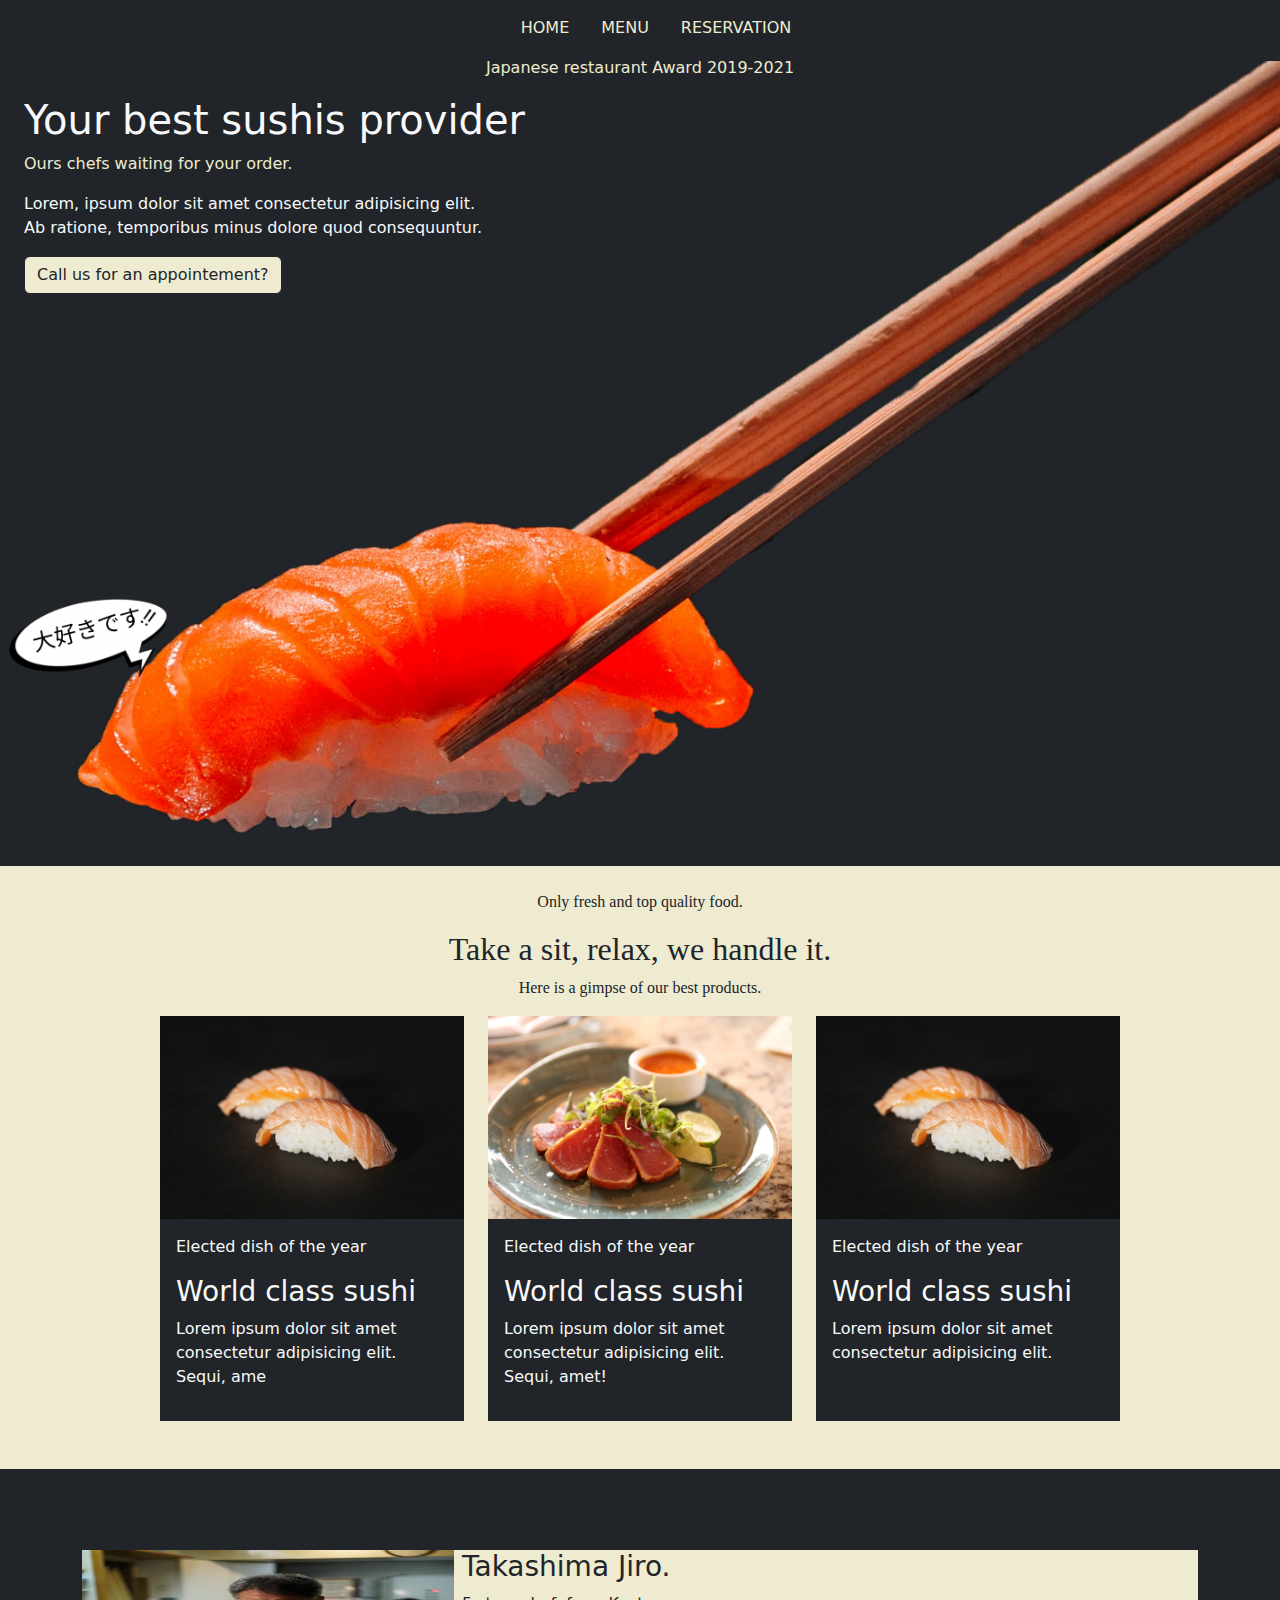
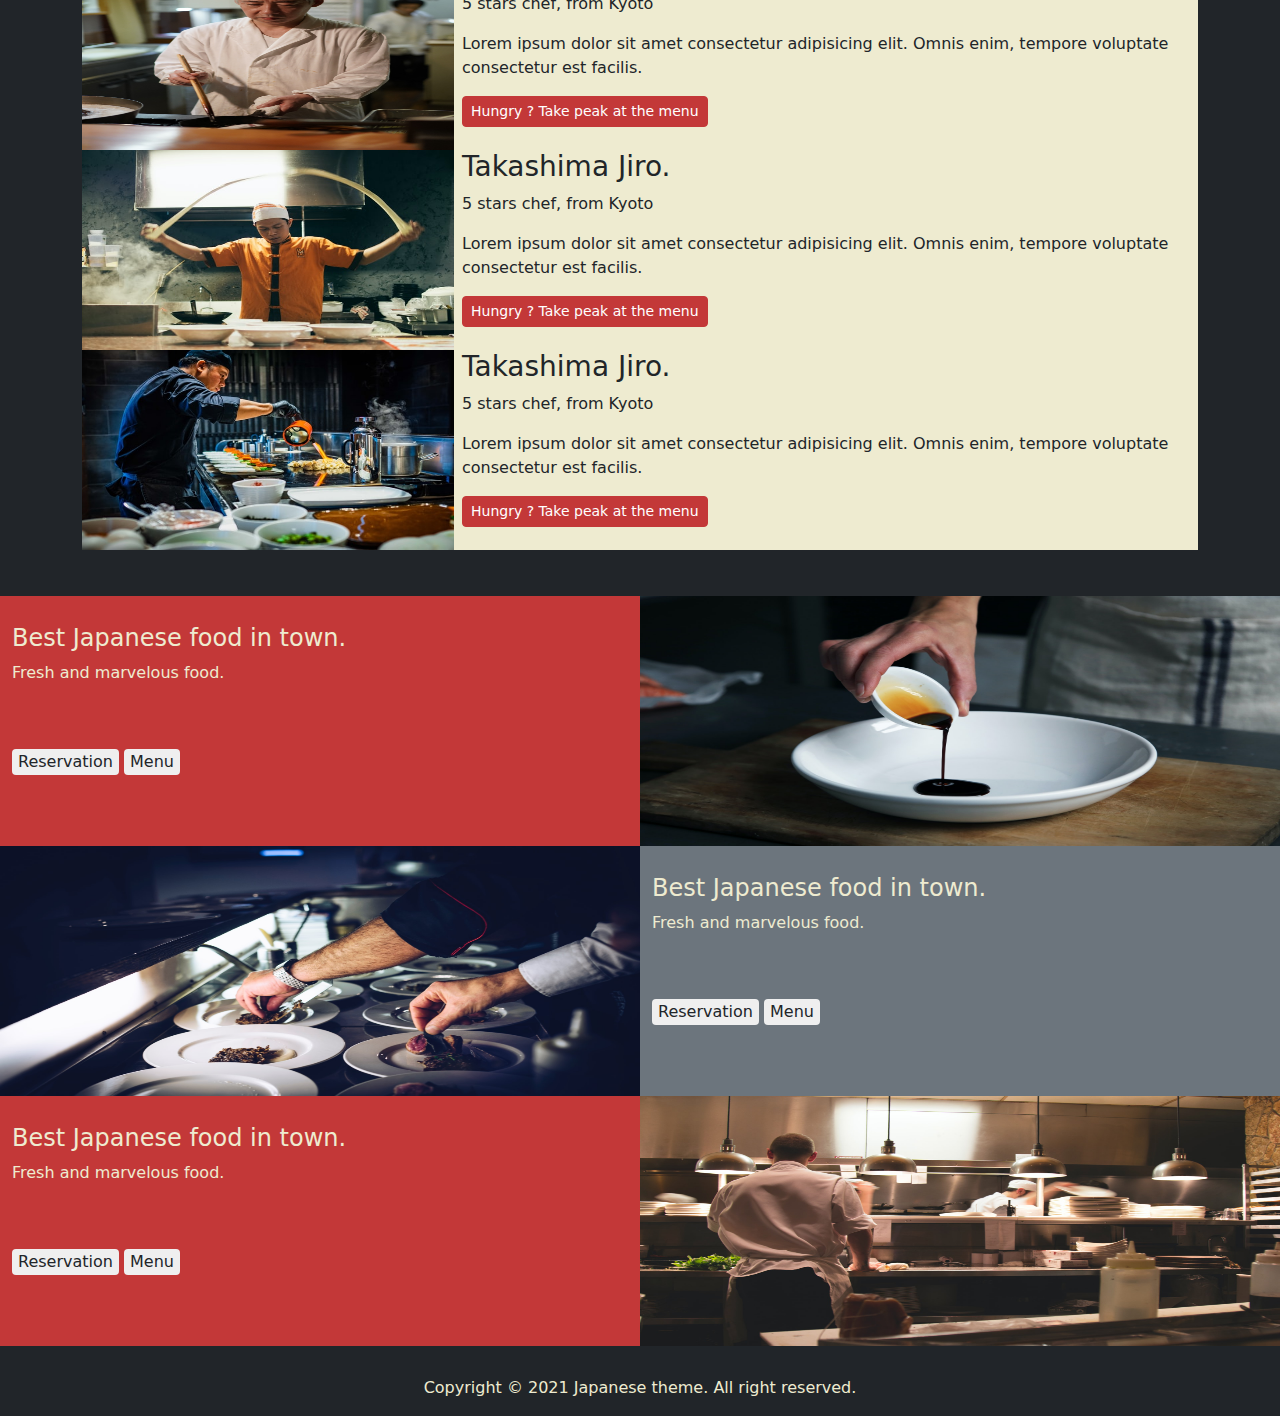
<file: index.html>
<!DOCTYPE html>
<html lang="en">

<head>
    <meta charset="UTF-8">
    <meta http-equiv="X-UA-Compatible" content="IE=edge">
    <meta name="viewport" content="width=device-width, initial-scale=1.0">
    <link rel="stylesheet" href="styles/cleaned/style1.css">
    
    <title>Document</title>
</head>

<body class="bg-sombre m-0">
    <div class="head position-relative w-100 h-100">
        <nav class="nav">
            <div class="navbar m-auto bg-sombre w-100 mt-0">
                <ul class="nav-item d-flex m-auto">
                    <li class="nav-link link-beige">
                    <a class="link-beige text-decoration-none" href="index.html">HOME</a></li>
                    <li class="nav-link link-beige"  ><a class="link-beige text-decoration-none" href="menu.html">MENU</a></li>
                    <li class="nav-link link-beige"><a class="link-beige text-decoration-none" href="reserve.html">RESERVATION</a> </li>
                </ul>
            </div>
        </nav>
        <div class="w-100 bg-sombre position-relative land custom-height-90vh">
            <div class="home">
                <p class="text-center text-beige">Japanese restaurant Award 2019-2021</p>
            </div>
            <div class="home-page ms-4">
                <h1 class="text-blanc">Your best sushis provider</h1>
                <p class="text-beige">Ours chefs waiting for your order.</p>
                <p class="text-blanc">Lorem, ipsum dolor sit amet consectetur adipisicing elit.<br> Ab ratione, temporibus
                    minus dolore quod consequuntur.</p>
                <button class="btn btn-beige text-sombre btn-outline-sombre">Call us for an appointement?</button>
            </div>

        </div>
    </div>
    <section class="sec1 bg-beige pb-5">
        <div class="sec1-txt pt-4">
            <p class="text-center font-nunito">Only fresh and top quality food.</p>
            <h2 class="text-center font-nunito">Take a sit, relax, we handle it.</h2>
            <p class="text-center font-nunito">Here is a gimpse of our best products.</p>
        </div>
        <div class="sec1_card d-grid w-75 m-auto">
            <div class="row">
                <div class="sec1-card1 card col-12 col-lg-4 col-md-4
                col-sm-12 border-0 bg-beige">
                    <img class="card-img-top rounded-0" src="/image/sushi-dish.jpg">
                    <div class="card-body bg-sombre">
                        <p class="text-blanc">Elected dish of the year</p>
                        <h3 class="text-blanc">World class sushi</h3>
                        <p class="text-blanc">Lorem ipsum dolor sit amet consectetur adipisicing elit. Sequi, ame</p>
                    </div>
                </div>
                <div class="sec1-card2 card col-12 col-lg-4 col-md-4 col-sm-12 border-0 bg-beige">
                    <img class="card-img-top rounded-0" src="/image/roasted-salmon.jpg">
                    <div class="card-body bg-sombre">
                        <p class="text-blanc">Elected dish of the year</p>
                        <h3 class="text-blanc">World class sushi</h3>
                        <p class="text-blanc">Lorem ipsum dolor sit amet consectetur adipisicing elit. Sequi, amet!</p>
                    </div>
                </div>
                <div class="sec1-card3 card col-12 col-lg-4 col-md-4 col-sm-12 border-0 bg-beige">
                    <img class="card-img-top rounded-0" src="/image/sushi-dish.jpg">
                    <div class="bg-sombre card-body">
                        <p class="text-blanc fs-6">Elected dish of the year</p>
                        <h3 class="text-blanc">World class sushi</h3>
                        <p class="text-blanc">Lorem ipsum dolor sit amet consectetur adipisicing elit.</p>
                    </div>
                </div>
    </section>
    <section class="sec3 bg-sombre m-auto">
        <div class="sec3-title">
            <h3>Our Dream Team</h3>
            <p>Only experts here.</p>
        </div>
        <div class="container">
            <div class="row g-0">

              <img class="col-12 col-lg-4 col-md-4 col-sm-12 custom-height-200" src="/image/chef-1.jpg">
    
              <div class="col-12 col-lg-8 col-md-8 col-sm-12 bg-beige ps-2">
                <h3>Takashima Jiro.</h3>
                <p>5 stars chef, from Kyoto</p>
                <p>Lorem ipsum dolor sit amet consectetur adipisicing elit. Omnis enim, tempore voluptate consectetur est facilis.</p>
                <button class="btn btn-rouge btn-sm mb-1" type="button">Hungry ? Take peak at the menu</button>
              </div>
            </div>
            <div class="row g-0">

                <img class="col-12 col-lg-4 col-md-4 col-sm-12  custom-height-200" src="/image/chef-2.jpg">
      
                <div class="col-12 col-lg-8 col-md-8 col-sm-12 bg-beige ps-2">
                  <h3>Takashima Jiro.</h3>
                  <p>5 stars chef, from Kyoto</p>
                  <p>Lorem ipsum dolor sit amet consectetur adipisicing elit. Omnis enim, tempore voluptate consectetur est facilis.</p>
                  <button class="btn btn-rouge btn-sm mb-1" type="button">Hungry ? Take peak at the menu</button>
                </div>
              </div>
              <div class="row g-0">

                <img class="col-12 col-lg-4 col-md-4 col-sm-12 custom-height-200" src="/image/chef-3.jpg">
      
                <div class="col-12 col-lg-8 col-md-8 col-sm-12 bg-beige ps-2">
                  <h3>Takashima Jiro.</h3>
                  <p>5 stars chef, from Kyoto</p>
                  <p>Lorem ipsum dolor sit amet consectetur adipisicing elit. Omnis enim, tempore voluptate consectetur est facilis.</p>
                  <button class="btn btn-rouge btn-sm mb-1" type="button">Hungry ? Take peak at the menu</button>
                </div>
              </div>
        </div>    
    </section>
    <section class="d-grid bg-sombre g-0 m-auto mt-3">
        <div class="container-fluid">
            <div class="d-grid">
                <div class="row">
                    <div class="col-12 col-lg-6 col-md-6 col-sm-12 text-beige bg-rouge custom-height-250">
                        <h4 class="mt-2">Best Japanese food in town.</h4>
                        <p>Fresh and marvelous food.</p>
                        <div class="mt-4">
                            <button class="btn-beige text-sombre border-0 rounded-1">Reservation</button>
                            <button class="btn-beige text-sombre border-0 rounded-1">Menu</button>
                        </div>
                    </div>
                    <img class="col-12 col-lg-6 col-md-6 col-sm-12 custom-height-250 p-0" src="/image/img-slider-1.jpg">
                
                </div>
                <div class="row flex-sm-column-reverse flex-lg-row flex-md-row flex-column-reverse">
                    <img class="col-12 col-lg-6 col-md-6  col-sm-12 custom-height-250 p-0" src="/image/img-slider-2.jpg">
                    <div class="col-12 col-lg-6 col-md-6 col-sm-12 text-beige bg-secondary custom-height-250">
                        <h4 class="mt-2">Best Japanese food in town.</h4>
                        <p>Fresh and marvelous food.</p>
                        <div class="mt-4">
                            <button class="btn-beige text-sombre border-0 rounded-1">Reservation</button>
                            <button class="btn-beige text-sombre border-0 rounded-1">Menu</button>
                        </div>
                    </div>
                    
                
                </div>
                <div class="row">
                    <div class="col-12 col-lg-6 col-md-6 col-sm-12 text-beige bg-rouge custom-height-250">
                        <h4 class="mt-2">Best Japanese food in town.</h4>
                        <p>Fresh and marvelous food.</p>
                        <div class="mt-4">
                            <button class="btn-beige text-sombre border-0 rounded-1">Reservation</button>
                            <button class="btn-beige text-sombre border-0 rounded-1">Menu</button>
                        </div>
                    </div>
                    <img class="col-12 col-lg-6 col-md-6 col-sm-12 custom-height-250 p-0" src="/image/img-slider-3.jpg">
                
                </div>
            </div>
        </div>
    </section>
    <footer><p class="text-beige text-center mt-3 mt-sm-0 mt-md-0">Copyright &copy 2021 Japanese theme. All right reserved.</p> </footer>
</body>

</html>
</file>
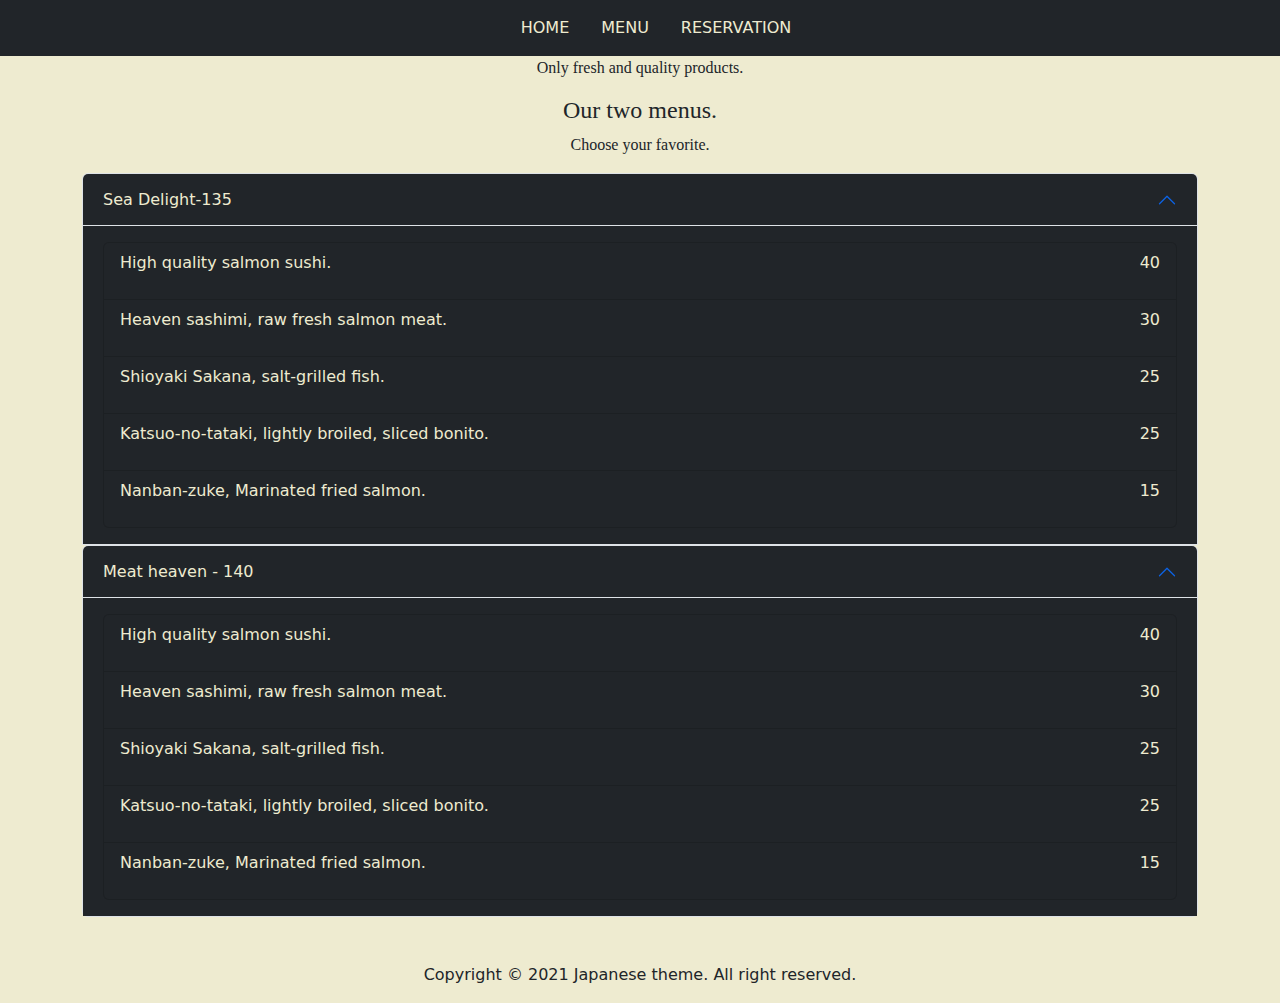
<file: menu.html>
<!DOCTYPE html>
<html lang="en">
<head>
    <meta charset="UTF-8">
    <meta http-equiv="X-UA-Compatible" content="IE=edge">
    <meta name="viewport" content="width=device-width, initial-scale=1.0">
    <link rel="stylesheet" href="styles/cleaned/style2.css">
    <title>Document</title>
</head>
<body class="w-100 bg-beige">
    <nav class="nav">
        <div class="navbar m-auto bg-sombre w-100 mt-0">
            <ul class="nav-item d-flex m-auto">
                <li class="nav-link link-beige "><a class="link-beige text-decoration-none" href="index.html
                "> HOME</a></li>
                <li class="nav-link link-beige"><a class="link-beige text-decoration-none" href="menu.html">MENU</a></li>
                <li class="nav-link link-beige"><a class="link-beige text-decoration-none" href="reserve.html">RESERVATION</a></li>
            </ul>
        </div>
    </nav>
    <div class="container bg-beige w-100">
        <div class="title text-center font-nunito w-100">
            <p>Only fresh and quality products.</p>
            <h4>Our two menus.</h4>
            <p>Choose your favorite.</p>
        </div>

      <div class="accordion" id="accordionExample">
          <div class="accordion-item">
            <h2 class="accordion-header" id="headingOne">
              <button class="accordion-button text-beige bg-sombre btn-beige link-beige" type="button" data-bs-toggle="collapse" data-bs-target="#collapseOne" aria-expanded="true" aria-controls="collapseOne">
                Sea Delight-135
              </button>
            </h2>
            <div id="collapseOne" class="accordion-collapse collapse show bg-sombre mt-0" aria-labelledby="headingOne" data-bs-parent="#accordionExample">
              <div class="accordion-body">
                  <ul class="list-group mt-0 w-100 bg-sombre" >
                      <li class="list-group-item bg-sombre text-beige d-flex justify-content-between"><p>High quality salmon sushi.</p><p class="">40</p></li>
                      <li class="list-group-item bg-sombre text-beige d-flex justify-content-between"><p>Heaven sashimi, raw fresh salmon meat.</p><p>30</p></li>
                      <li class="list-group-item bg-sombre text-beige d-flex justify-content-between"><p>Shioyaki Sakana, salt-grilled fish.</p><p>25</p></li>
                      <li class="list-group-item bg-sombre text-beige d-flex justify-content-between"><p>Katsuo-no-tataki, lightly broiled, sliced bonito.</p><p>25</p></li>
                      <li class="list-group-item bg-sombre text-beige d-flex justify-content-between"><p>Nanban-zuke, Marinated fried salmon.</p><p>15</p></>
                    </ul>
              </div>
            </div>
          </div>
          <div class="accordion" id="accordionExample">
              <div class="accordion-item">
                <h2 class="accordion-header" id="headingOne">
                  <button class="accordion-button text-beige bg-sombre" type="button" data-bs-toggle="collapse" data-bs-target="#collapsetwo" aria-expanded="true" aria-controls="collapsetwo">
                    Meat heaven - 140
                  </button>
                </h2>
                <div id="collapsetwo" class="accordion-collapse collapse show" aria-labelledby="headingOne" data-bs-parent="#accordionExample">
                  <div class="accordion-body bg-sombre">
                    <ul class="list-group mt-0 w-100 bg-sombre" >
                      <li class="list-group-item bg-sombre text-beige d-flex justify-content-between"><p>High quality salmon sushi.</p><p class="">40</p></li>
                      <li class="list-group-item bg-sombre text-beige d-flex justify-content-between"><p>Heaven sashimi, raw fresh salmon meat.</p><p>30</p></li>
                      <li class="list-group-item bg-sombre text-beige d-flex justify-content-between"><p>Shioyaki Sakana, salt-grilled fish.</p><p>25</p></li>
                      <li class="list-group-item bg-sombre text-beige d-flex justify-content-between"><p>Katsuo-no-tataki, lightly broiled, sliced bonito.</p><p>25</p></li>
                      <li class="list-group-item bg-sombre text-beige d-flex justify-content-between"><p>Nanban-zuke, Marinated fried salmon.</p><p>15</p>
                    </ul>
                  </div>
                </div>
              </div>
    <footer><p class="text-sombre text-center mt-3">Copyright &copy 2021 Japanese theme. All right reserved.</p> </footer>
    
<script src="js/bootstrap.bundle.js" ></script>
</body>

</html>
</file>
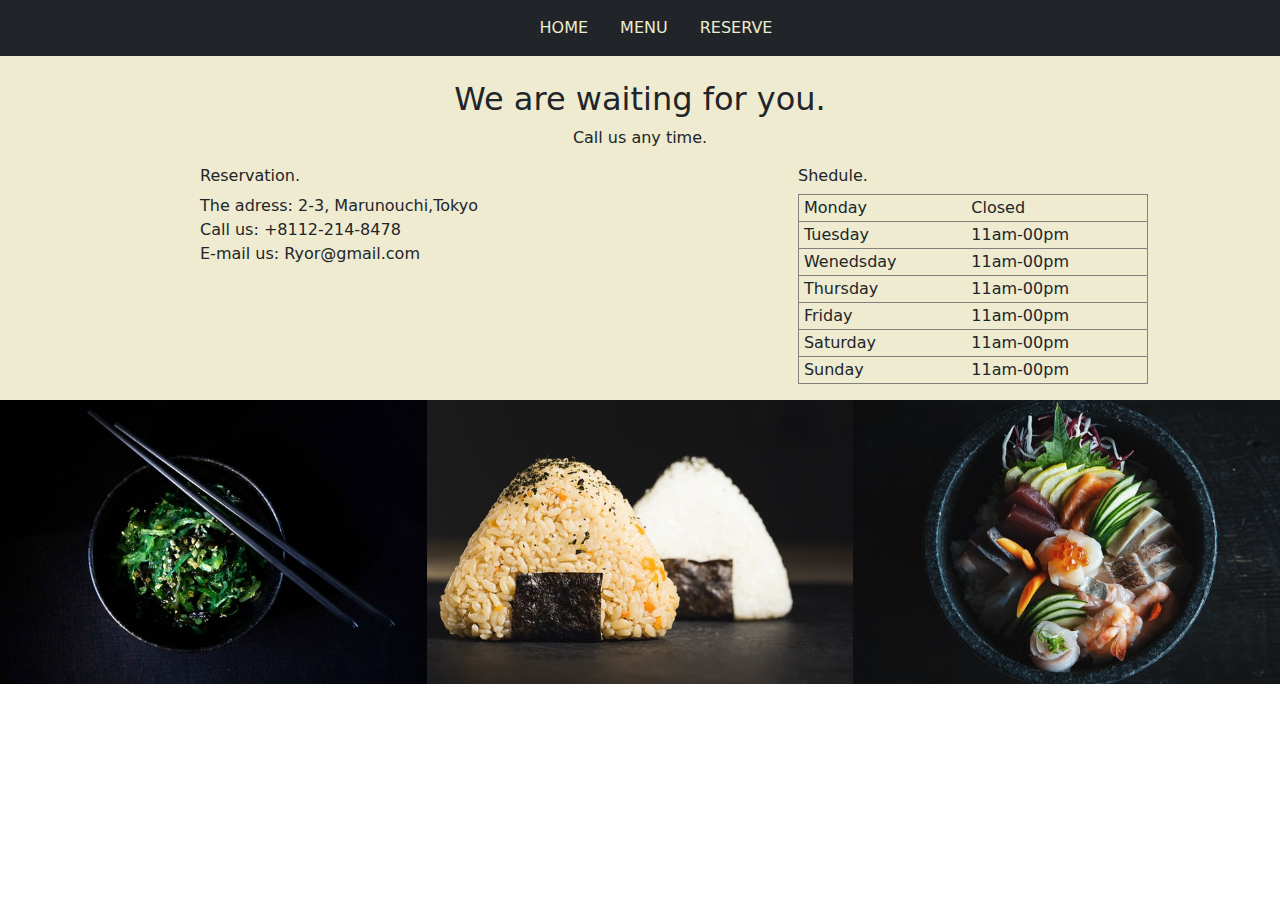
<file: reserve.html>
<!DOCTYPE html>
<html lang="en">
<head>
    <meta charset="UTF-8">
    <meta http-equiv="X-UA-Compatible" content="IE=edge">
    <meta name="viewport" content="width=device-width, initial-scale=1.0">
    <link rel="stylesheet" href="styles/cleaned/style3.css">
    <title>Document</title>

</head>
<body>
    <nav class="nav">
        <div class="navbar m-auto bg-sombre w-100 mt-0">
            <ul class="nav-item d-flex m-auto">
                <li class="nav-link link-beige "><a class="link-beige text-decoration-none" href="index.html
                ">HOME</a></li>
                <li class="nav-link link-beige"><a class="link-beige text-decoration-none" href="menu.html
                  ">MENU</a></li>
                <li class="nav-link link-beige"><a class="link-beige text-decoration-none" href="reserve.html
                  ">RESERVE</a></li>
            </ul>
        </div>
    </nav>
    <div class="bg-beige w-100 position-relative m-auto">
        <div class="w-100 text-center pt-4">
            <h2 class="text-ce
            ">We are waiting for you.</h2>
            <p class="text-ce
            ">Call us any time.</p>
        </div>
        <div class="d-flex ml-10">
            <div>
                <h6>Reservation.</h6>
                <p>The adress: 2-3, Marunouchi,Tokyo<br>
                Call us: +8112-214-8478<br>
                E-mail us: Ryor@gmail.com</p>
            </div>
            <div class="ml-16">
                <h6 class="">Shedule.</h6>
                <div class="table table-bordered">
                    <table class="mt-2 custom-width-350">
                        <tbody class="table-bordered">
                            <tr>
                              <th scope="row"></th>
                              <td class="">Monday</td>
                              <td>Closed</td>
                            </tr>
                            <tr>
                                <th scope="row"></th>
                                <td>Tuesday</td>
                                <td>11am-00pm</td>
                              </tr>
                              <tr>
                                <th scope="row"></th>
                                <td>Wenedsday</td>
                                <td>11am-00pm</td>
                              </tr>
                              <tr>
                                <th scope="row"></th>
                                <td>Thursday</td>
                                <td>11am-00pm</td>
                              </tr>
                              <tr>
                                <th scope="row"></th>
                                <td>Friday</td>
                                <td>11am-00pm</td>
                              </tr>
                              <tr>
                                <th scope="row"></th>
                                <td>Saturday
                                </td>
                                <td>11am-00pm</td>
                              </tr>
                              <tr>
                                <th scope="row"></th>
                                <td>Sunday</td>
                                <td>11am-00pm</td>
                              </tr>
                    </table>
                </div>
            </div>
        </div>
    </div>
    <div class="d-grid bg-sombre">
      <div class="row g-0">
          <img class="col col-4" src="/image/reservation-1.jpg">
          <img class="col col-4" src="/image/reservation-2.jpg">
          <img class="col col-4" src="/image/reservation-3.jpg">
      </div>
    </div>
</body>
</html>
</file>
<file: styles/cleaned/style1.css>
@charset "UTF-8";
:root {
  --bs-blue: #0d6efd;
  --bs-indigo: #6610f2;
  --bs-purple: #6f42c1;
  --bs-pink: #d63384;
  --bs-red: rgb(195, 56, 56);
  --bs-orange: #fd7e14;
  --bs-yellow: #ffc107;
  --bs-green: #198754;
  --bs-teal: #20c997;
  --bs-cyan: #0dcaf0;
  --bs-black: #000;
  --bs-white: #fff;
  --bs-gray: #6c757d;
  --bs-gray-dark: #343a40;
  --bs-gray-100: #f8f9fa;
  --bs-gray-200: #e9ecef;
  --bs-gray-300: #dee2e6;
  --bs-gray-400: #ced4da;
  --bs-gray-500: #adb5bd;
  --bs-gray-600: #6c757d;
  --bs-gray-700: #495057;
  --bs-gray-800: #343a40;
  --bs-gray-900: #212529;
  --bs-primary: #0d6efd;
  --bs-secondary: #6c757d;
  --bs-success: #198754;
  --bs-info: #0dcaf0;
  --bs-warning: #ffc107;
  --bs-danger: rgb(195, 56, 56);
  --bs-light: #f8f9fa;
  --bs-dark: #212529;
  --bs-primary-rgb: 13, 110, 253;
  --bs-secondary-rgb: 108, 117, 125;
  --bs-success-rgb: 25, 135, 84;
  --bs-info-rgb: 13, 202, 240;
  --bs-warning-rgb: 255, 193, 7;
  --bs-danger-rgb: 195, 56, 56;
  --bs-light-rgb: 248, 249, 250;
  --bs-dark-rgb: 33, 37, 41;
  --bs-white-rgb: 255, 255, 255;
  --bs-black-rgb: 0, 0, 0;
  --bs-body-color-rgb: 33, 37, 41;
  --bs-body-bg-rgb: 255, 255, 255;
  --bs-font-sans-serif: system-ui, -apple-system, "Segoe UI", Roboto, "Helvetica Neue", "Noto Sans", "Liberation Sans", Arial, sans-serif, "Apple Color Emoji", "Segoe UI Emoji", "Segoe UI Symbol", "Noto Color Emoji";
  --bs-font-monospace: SFMono-Regular, Menlo, Monaco, Consolas, "Liberation Mono", "Courier New", monospace;
  --bs-gradient: linear-gradient(180deg, rgba(255, 255, 255, 0.15), rgba(255, 255, 255, 0));
  --bs-body-font-family: var(--bs-font-sans-serif);
  --bs-body-font-size: 1rem;
  --bs-body-font-weight: 400;
  --bs-body-line-height: 1.5;
  --bs-body-color: #212529;
  --bs-body-bg: #fff;
  --bs-border-width: 1px;
  --bs-border-style: solid;
  --bs-border-color: #dee2e6;
  --bs-border-color-translucent: rgba(0, 0, 0, 0.175);
  --bs-border-radius: 0.375rem;
  --bs-border-radius-sm: 0.25rem;
  --bs-border-radius-lg: 0.5rem;
  --bs-border-radius-xl: 1rem;
  --bs-border-radius-2xl: 2rem;
  --bs-border-radius-pill: 50rem;
  --bs-link-color: #0d6efd;
  --bs-link-hover-color: #0a58ca;
  --bs-code-color: #d63384;
  --bs-highlight-bg: #fff3cd;
}

*,
*::before,
*::after {
  box-sizing: border-box;
}

@media (prefers-reduced-motion: no-preference) {
  :root {
    scroll-behavior: smooth;
  }
}

body {
  margin: 0;
  font-family: var(--bs-body-font-family);
  font-size: var(--bs-body-font-size);
  font-weight: var(--bs-body-font-weight);
  line-height: var(--bs-body-line-height);
  color: var(--bs-body-color);
  text-align: var(--bs-body-text-align);
  background-color: var(--bs-body-bg);
  -webkit-text-size-adjust: 100%;
  -webkit-tap-highlight-color: rgba(0, 0, 0, 0);
}

 h4, .h4, h3, .h3, h2, .h2, h1, .h1 {
  margin-top: 0;
  margin-bottom: 0.5rem;
  font-weight: 500;
  line-height: 1.2;
}

h1, .h1 {
  font-size: calc(1.375rem + 1.5vw);
}
@media (min-width: 1200px) {
  h1, .h1 {
    font-size: 2.5rem;
  }
}

h2, .h2 {
  font-size: calc(1.325rem + 0.9vw);
}
@media (min-width: 1200px) {
  h2, .h2 {
    font-size: 2rem;
  }
}

h3, .h3 {
  font-size: calc(1.3rem + 0.6vw);
}
@media (min-width: 1200px) {
  h3, .h3 {
    font-size: 1.75rem;
  }
}

h4, .h4 {
  font-size: calc(1.275rem + 0.3vw);
}
@media (min-width: 1200px) {
  h4, .h4 {
    font-size: 1.5rem;
  }
}

p {
  margin-top: 0;
  margin-bottom: 1rem;
}


ul {
  padding-left: 2rem;
}


ul {
  margin-top: 0;
  margin-bottom: 1rem;
}


ul ul {
  margin-bottom: 0;
}

a {
  color: var(--bs-link-color);
  text-decoration: underline;
}
a:hover {
  color: var(--bs-link-hover-color);
}

a:not([href]):not([class]), a:not([href]):not([class]):hover {
  color: inherit;
  text-decoration: none;
}

img {
  vertical-align: middle;
}

button {
  border-radius: 0;
}

button:focus:not(:focus-visible) {
  outline: 0;
}


button {
  margin: 0;
  font-family: inherit;
  font-size: inherit;
  line-height: inherit;
}

button {
  text-transform: none;
}

button,
[type=button] {
  -webkit-appearance: button;
}
button:not(:disabled),
[type=button]:not(:disabled) {
  cursor: pointer;
}

::-moz-focus-inner {
  padding: 0;
  border-style: none;
}

::-webkit-datetime-edit-fields-wrapper,
::-webkit-datetime-edit-text,
::-webkit-datetime-edit-minute,
::-webkit-datetime-edit-hour-field,
::-webkit-datetime-edit-day-field,
::-webkit-datetime-edit-month-field,
::-webkit-datetime-edit-year-field {
  padding: 0;
}

::-webkit-inner-spin-button {
  height: auto;
}

/* rtl:raw:
[type="tel"],
[type="url"],
[type="email"],
[type="number"] {
  direction: ltr;
}
*/
::-webkit-search-decoration {
  -webkit-appearance: none;
}

::-webkit-color-swatch-wrapper {
  padding: 0;
}

::file-selector-button {
  font: inherit;
  -webkit-appearance: button;
}

.container,
.container-fluid {
  --bs-gutter-x: 1.5rem;
  --bs-gutter-y: 0;
  width: 100%;
  padding-right: calc(var(--bs-gutter-x) * 0.5);
  padding-left: calc(var(--bs-gutter-x) * 0.5);
  margin-right: auto;
  margin-left: auto;
}

@media (min-width: 576px) {
   .container {
    max-width: 540px;
  }
}
@media (min-width: 768px) {
   .container {
    max-width: 720px;
  }
}
@media (min-width: 992px) {
   .container {
    max-width: 960px;
  }
}
@media (min-width: 1200px) {
   .container {
    max-width: 1140px;
  }
}
@media (min-width: 1400px) {
   .container {
    max-width: 1320px;
  }
}
.row {
  --bs-gutter-x: 1.5rem;
  --bs-gutter-y: 0;
  display: flex;
  flex-wrap: wrap;
  margin-top: calc(-1 * var(--bs-gutter-y));
  margin-right: calc(-0.5 * var(--bs-gutter-x));
  margin-left: calc(-0.5 * var(--bs-gutter-x));
}
.row > * {
  flex-shrink: 0;
  width: 100%;
  max-width: 100%;
  padding-right: calc(var(--bs-gutter-x) * 0.5);
  padding-left: calc(var(--bs-gutter-x) * 0.5);
  margin-top: var(--bs-gutter-y);
}

.col-12 {
  flex: 0 0 auto;
  width: 100%;
}

.g-0 {
  --bs-gutter-x: 0;
}

.g-0 {
  --bs-gutter-y: 0;
}

@media (min-width: 576px) {
  .col-sm-12 {
    flex: 0 0 auto;
    width: 100%;
  }
}
@media (min-width: 768px) {
  .col-md-4 {
    flex: 0 0 auto;
    width: 33.33333333%;
  }
  .col-md-6 {
    flex: 0 0 auto;
    width: 50%;
  }
  .col-md-8 {
    flex: 0 0 auto;
    width: 66.66666667%;
  }
}
@media (min-width: 992px) {
  .col-lg-4 {
    flex: 0 0 auto;
    width: 33.33333333%;
  }
  .col-lg-6 {
    flex: 0 0 auto;
    width: 50%;
  }
  .col-lg-8 {
    flex: 0 0 auto;
    width: 66.66666667%;
  }
}

.d-grid {
  display: grid !important;
}

.d-flex {
  display: flex !important;
}

.position-relative {
  position: relative !important;
}

.border-0 {
  border: 0 !important;
}

.w-75 {
  width: 75% !important;
}

.w-100 {
  width: 100% !important;
}

.h-100 {
  height: 100% !important;
}

.flex-column-reverse {
  flex-direction: column-reverse !important;
}

.m-0 {
  margin: 0 !important;
}

.m-auto {
  margin: auto !important;
}

.mt-0 {
  margin-top: 0 !important;
}

.mt-2 {
  margin-top: 0.5rem !important;
}

.mt-3 {
  margin-top: 1rem !important;
}

.mt-4 {
  margin-top: 1.5rem !important;
}

.mb-1 {
  margin-bottom: 0.25rem !important;
}

.ms-4 {
  margin-left: 1.5rem !important;
}

.p-0 {
  padding: 0 !important;
}

.pt-4 {
  padding-top: 1.5rem !important;
}

.pb-5 {
  padding-bottom: 3rem !important;
}

.ps-2 {
  padding-left: 0.5rem !important;
}

.fs-6 {
  font-size: 1rem !important;
}

.text-center {
  text-align: center !important;
}

.text-decoration-none {
  text-decoration: none !important;
}

/* rtl:begin:remove */

/* rtl:end:remove */

.bg-secondary {
  --bs-bg-opacity: 1;
  background-color: rgba(var(--bs-secondary-rgb), var(--bs-bg-opacity)) !important;
}

.rounded-0 {
  border-radius: 0 !important;
}

.rounded-1 {
  border-radius: var(--bs-border-radius-sm) !important;
}

@media (min-width: 576px) {
  .flex-sm-column-reverse {
    flex-direction: column-reverse !important;
  }
  .mt-sm-0 {
    margin-top: 0 !important;
  }
}
@media (min-width: 768px) {
  .flex-md-row {
    flex-direction: row !important;
  }
  .mt-md-0 {
    margin-top: 0 !important;
  }
}
@media (min-width: 992px) {
  .flex-lg-row {
    flex-direction: row !important;
  }
}
.bg-sombre {
  background-color: rgb(33, 37, 41) !important;
}

.text-sombre {
  color: rgb(33, 37, 41) !important;
}

.text-blanc {
  color: rgb(248, 249, 250) !important;
}

.bg-beige {
  background-color: rgb(238, 235, 208) !important;
}

.text-beige {
  color: rgb(238, 235, 208) !important;
}

.bg-rouge {
  background-color: rgb(195, 56, 56) !important;
}

.mt-2 {
  margin-top: 20px;
}

.mt-3 {
  margin-top: 30px;
}

.mt-4 {
  margin-top: 40px;
}

.mb-1 {
  margin-bottom: 10px;
}

.mt-2 {
  padding-top: 20px;
}

.mt-3 {
  padding-top: 30px;
}

.mt-4 {
  padding-top: 40px;
}

.mb-1 {
  padding-bottom: 10px;
}

/*!
 * Bootstrap  v5.2.3 (https://getbootstrap.com/)
 * Copyright 2011-2022 The Bootstrap Authors
 * Copyright 2011-2022 Twitter, Inc.
 * Licensed under MIT (https://github.com/twbs/bootstrap/blob/main/LICENSE)
 */
:root {
  --bs-blue: #0d6efd;
  --bs-indigo: #6610f2;
  --bs-purple: #6f42c1;
  --bs-pink: #d63384;
  --bs-red: rgb(195, 56, 56);
  --bs-orange: #fd7e14;
  --bs-yellow: #ffc107;
  --bs-green: #198754;
  --bs-teal: #20c997;
  --bs-cyan: #0dcaf0;
  --bs-black: #000;
  --bs-white: #fff;
  --bs-gray: #6c757d;
  --bs-gray-dark: #343a40;
  --bs-gray-100: #f8f9fa;
  --bs-gray-200: #e9ecef;
  --bs-gray-300: #dee2e6;
  --bs-gray-400: #ced4da;
  --bs-gray-500: #adb5bd;
  --bs-gray-600: #6c757d;
  --bs-gray-700: #495057;
  --bs-gray-800: #343a40;
  --bs-gray-900: #212529;
  --bs-sombre: rgb(33, 37, 41);
  --bs-blanc: rgb(248, 249, 250);
  --bs-beige: rgb(238, 235, 208);
  --bs-creme: rgb(116, 98, 67);
  --bs-gris: rgb(61, 58, 75);
  --bs-rouge: rgb(195, 56, 56);
  --bs-primary: #0d6efd;
  --bs-secondary: #6c757d;
  --bs-success: #198754;
  --bs-info: #0dcaf0;
  --bs-warning: #ffc107;
  --bs-danger: rgb(195, 56, 56);
  --bs-light: #f8f9fa;
  --bs-dark: #212529;
  --bs-primary-rgb: 13, 110, 253;
  --bs-secondary-rgb: 108, 117, 125;
  --bs-success-rgb: 25, 135, 84;
  --bs-info-rgb: 13, 202, 240;
  --bs-warning-rgb: 255, 193, 7;
  --bs-danger-rgb: 195, 56, 56;
  --bs-light-rgb: 248, 249, 250;
  --bs-dark-rgb: 33, 37, 41;
  --bs-white-rgb: 255, 255, 255;
  --bs-black-rgb: 0, 0, 0;
  --bs-body-color-rgb: 33, 37, 41;
  --bs-body-bg-rgb: 255, 255, 255;
  --bs-font-sans-serif: system-ui, -apple-system, "Segoe UI", Roboto, "Helvetica Neue", "Noto Sans", "Liberation Sans", Arial, sans-serif, "Apple Color Emoji", "Segoe UI Emoji", "Segoe UI Symbol", "Noto Color Emoji";
  --bs-font-monospace: SFMono-Regular, Menlo, Monaco, Consolas, "Liberation Mono", "Courier New", monospace;
  --bs-gradient: linear-gradient(180deg, rgba(255, 255, 255, 0.15), rgba(255, 255, 255, 0));
  --bs-body-font-family: var(--bs-font-sans-serif);
  --bs-body-font-size: 1rem;
  --bs-body-font-weight: 400;
  --bs-body-line-height: 1.5;
  --bs-body-color: #212529;
  --bs-body-bg: #fff;
  --bs-border-width: 1px;
  --bs-border-style: solid;
  --bs-border-color: #dee2e6;
  --bs-border-color-translucent: rgba(0, 0, 0, 0.175);
  --bs-border-radius: 0.375rem;
  --bs-border-radius-sm: 0.25rem;
  --bs-border-radius-lg: 0.5rem;
  --bs-border-radius-xl: 1rem;
  --bs-border-radius-2xl: 2rem;
  --bs-border-radius-pill: 50rem;
  --bs-link-color: #0d6efd;
  --bs-link-hover-color: #0a58ca;
  --bs-code-color: #d63384;
  --bs-highlight-bg: #fff3cd;
}

*,
*::before,
*::after {
  box-sizing: border-box;
}

@media (prefers-reduced-motion: no-preference) {
  :root {
    scroll-behavior: smooth;
  }
}

body {
  margin: 0;
  font-family: var(--bs-body-font-family);
  font-size: var(--bs-body-font-size);
  font-weight: var(--bs-body-font-weight);
  line-height: var(--bs-body-line-height);
  color: var(--bs-body-color);
  text-align: var(--bs-body-text-align);
  background-color: var(--bs-body-bg);
  -webkit-text-size-adjust: 100%;
  -webkit-tap-highlight-color: rgba(0, 0, 0, 0);
}

h1, h2, h3, h4, .h1, .h2, .h3, .h4 {
  margin-top: 0;
  margin-bottom: 0.5rem;
  font-weight: 500;
  line-height: 1.2;
}

h1, .h1 {
  font-size: calc(1.375rem + 1.5vw);
}
@media (min-width: 1200px) {
  h1, .h1 {
    font-size: 2.5rem;
  }
}

h2, .h2 {
  font-size: calc(1.325rem + 0.9vw);
}
@media (min-width: 1200px) {
  h2, .h2 {
    font-size: 2rem;
  }
}

h3, .h3 {
  font-size: calc(1.3rem + 0.6vw);
}
@media (min-width: 1200px) {
  h3, .h3 {
    font-size: 1.75rem;
  }
}

h4, .h4 {
  font-size: calc(1.275rem + 0.3vw);
}
@media (min-width: 1200px) {
  h4, .h4 {
    font-size: 1.5rem;
  }
}

p {
  margin-top: 0;
  margin-bottom: 1rem;
}


ul {
  padding-left: 2rem;
}


ul {
  margin-top: 0;
  margin-bottom: 1rem;
}


ul ul {
  margin-bottom: 0;
}

a {
  color: var(--bs-link-color);
  text-decoration: underline;
}
a:hover {
  color: var(--bs-link-hover-color);
}

a:not([href]):not([class]), a:not([href]):not([class]):hover {
  color: inherit;
  text-decoration: none;
}

img {
  vertical-align: middle;
}

button {
  border-radius: 0;
}

button:focus:not(:focus-visible) {
  outline: 0;
}


button {
  margin: 0;
  font-family: inherit;
  font-size: inherit;
  line-height: inherit;
}

button {
  text-transform: none;
}

button,
[type=button] {
  -webkit-appearance: button;
}
button:not(:disabled),
[type=button]:not(:disabled) {
  cursor: pointer;
}

::-moz-focus-inner {
  padding: 0;
  border-style: none;
}

::-webkit-datetime-edit-fields-wrapper,
::-webkit-datetime-edit-text,
::-webkit-datetime-edit-minute,
::-webkit-datetime-edit-hour-field,
::-webkit-datetime-edit-day-field,
::-webkit-datetime-edit-month-field,
::-webkit-datetime-edit-year-field {
  padding: 0;
}

::-webkit-inner-spin-button {
  height: auto;
}

/* rtl:raw:
[type="tel"],
[type="url"],
[type="email"],
[type="number"] {
  direction: ltr;
}
*/
::-webkit-search-decoration {
  -webkit-appearance: none;
}

::-webkit-color-swatch-wrapper {
  padding: 0;
}

::file-selector-button {
  font: inherit;
  -webkit-appearance: button;
}

.container,
.container-fluid {
  --bs-gutter-x: 1.5rem;
  --bs-gutter-y: 0;
  width: 100%;
  padding-right: calc(var(--bs-gutter-x) * 0.5);
  padding-left: calc(var(--bs-gutter-x) * 0.5);
  margin-right: auto;
  margin-left: auto;
}

@media (min-width: 576px) {
  .container {
    max-width: 540px;
  }
}
@media (min-width: 768px) {
  .container {
    max-width: 720px;
  }
}
@media (min-width: 992px) {
  .container {
    max-width: 960px;
  }
}
@media (min-width: 1200px) {
  .container {
    max-width: 1140px;
  }
}
@media (min-width: 1400px) {
  .container {
    max-width: 1320px;
  }
}
.row {
  --bs-gutter-x: 1.5rem;
  --bs-gutter-y: 0;
  display: flex;
  flex-wrap: wrap;
  margin-top: calc(-1 * var(--bs-gutter-y));
  margin-right: calc(-0.5 * var(--bs-gutter-x));
  margin-left: calc(-0.5 * var(--bs-gutter-x));
}
.row > * {
  flex-shrink: 0;
  width: 100%;
  max-width: 100%;
  padding-right: calc(var(--bs-gutter-x) * 0.5);
  padding-left: calc(var(--bs-gutter-x) * 0.5);
  margin-top: var(--bs-gutter-y);
}

.col-12 {
  flex: 0 0 auto;
  width: 100%;
}

.g-0 {
  --bs-gutter-x: 0;
}

.g-0 {
  --bs-gutter-y: 0;
}

@media (min-width: 576px) {
  .col-sm-12 {
    flex: 0 0 auto;
    width: 100%;
  }
}
@media (min-width: 768px) {
  .col-md-4 {
    flex: 0 0 auto;
    width: 33.33333333%;
  }
  .col-md-6 {
    flex: 0 0 auto;
    width: 50%;
  }
  .col-md-8 {
    flex: 0 0 auto;
    width: 66.66666667%;
  }
}
@media (min-width: 992px) {
  .col-lg-4 {
    flex: 0 0 auto;
    width: 33.33333333%;
  }
  .col-lg-6 {
    flex: 0 0 auto;
    width: 50%;
  }
  .col-lg-8 {
    flex: 0 0 auto;
    width: 66.66666667%;
  }
}

.btn {
  --bs-btn-padding-x: 0.75rem;
  --bs-btn-padding-y: 0.375rem;
  --bs-btn-font-family: ;
  --bs-btn-font-size: 1rem;
  --bs-btn-font-weight: 400;
  --bs-btn-line-height: 1.5;
  --bs-btn-color: #212529;
  --bs-btn-bg: transparent;
  --bs-btn-border-width: 1px;
  --bs-btn-border-color: transparent;
  --bs-btn-border-radius: 0.375rem;
  --bs-btn-hover-border-color: transparent;
  --bs-btn-box-shadow: inset 0 1px 0 rgba(255, 255, 255, 0.15), 0 1px 1px rgba(0, 0, 0, 0.075);
  --bs-btn-disabled-opacity: 0.65;
  --bs-btn-focus-box-shadow: 0 0 0 0.25rem rgba(var(--bs-btn-focus-shadow-rgb), .5);
  display: inline-block;
  padding: var(--bs-btn-padding-y) var(--bs-btn-padding-x);
  font-family: var(--bs-btn-font-family);
  font-size: var(--bs-btn-font-size);
  font-weight: var(--bs-btn-font-weight);
  line-height: var(--bs-btn-line-height);
  color: var(--bs-btn-color);
  text-align: center;
  text-decoration: none;
  vertical-align: middle;
  cursor: pointer;
  user-select: none;
  border: var(--bs-btn-border-width) solid var(--bs-btn-border-color);
  border-radius: var(--bs-btn-border-radius);
  background-color: var(--bs-btn-bg);
  transition: color 0.15s ease-in-out, background-color 0.15s ease-in-out, border-color 0.15s ease-in-out, box-shadow 0.15s ease-in-out;
}
@media (prefers-reduced-motion: reduce) {
  .btn {
    transition: none;
  }
}
.btn:hover {
  color: var(--bs-btn-hover-color);
  background-color: var(--bs-btn-hover-bg);
  border-color: var(--bs-btn-hover-border-color);
}
.btn:focus-visible {
  color: var(--bs-btn-hover-color);
  background-color: var(--bs-btn-hover-bg);
  border-color: var(--bs-btn-hover-border-color);
  outline: 0;
  box-shadow: var(--bs-btn-focus-box-shadow);
}
 :not(.btn-check) + .btn:active, .btn:first-child:active {
  color: var(--bs-btn-active-color);
  background-color: var(--bs-btn-active-bg);
  border-color: var(--bs-btn-active-border-color);
}
 :not(.btn-check) + .btn:active:focus-visible, .btn:first-child:active:focus-visible {
  box-shadow: var(--bs-btn-focus-box-shadow);
}
.btn:disabled {
  color: var(--bs-btn-disabled-color);
  pointer-events: none;
  background-color: var(--bs-btn-disabled-bg);
  border-color: var(--bs-btn-disabled-border-color);
  opacity: var(--bs-btn-disabled-opacity);
}

.btn-beige {
  --bs-btn-color: #000;
  --bs-btn-bg: rgb(238, 235, 208);
  --bs-btn-border-color: rgb(238, 235, 208);
  --bs-btn-hover-color: #000;
  --bs-btn-hover-bg: #f1eed7;
  --bs-btn-hover-border-color: #f0edd5;
  --bs-btn-focus-shadow-rgb: 202, 200, 177;
  --bs-btn-active-color: #000;
  --bs-btn-active-bg: #f1efd9;
  --bs-btn-active-border-color: #f0edd5;
  --bs-btn-active-shadow: inset 0 3px 5px rgba(0, 0, 0, 0.125);
  --bs-btn-disabled-color: #000;
  --bs-btn-disabled-bg: rgb(238, 235, 208);
  --bs-btn-disabled-border-color: rgb(238, 235, 208);
}

.btn-rouge {
  --bs-btn-color: #fff;
  --bs-btn-bg: rgb(195, 56, 56);
  --bs-btn-border-color: rgb(195, 56, 56);
  --bs-btn-hover-color: #fff;
  --bs-btn-hover-bg: #a63030;
  --bs-btn-hover-border-color: #9c2d2d;
  --bs-btn-focus-shadow-rgb: 204, 86, 86;
  --bs-btn-active-color: #fff;
  --bs-btn-active-bg: #9c2d2d;
  --bs-btn-active-border-color: #922a2a;
  --bs-btn-active-shadow: inset 0 3px 5px rgba(0, 0, 0, 0.125);
  --bs-btn-disabled-color: #fff;
  --bs-btn-disabled-bg: rgb(195, 56, 56);
  --bs-btn-disabled-border-color: rgb(195, 56, 56);
}

.btn-outline-sombre {
  --bs-btn-color: rgb(33, 37, 41);
  --bs-btn-border-color: rgb(33, 37, 41);
  --bs-btn-hover-color: #fff;
  --bs-btn-hover-bg: rgb(33, 37, 41);
  --bs-btn-hover-border-color: rgb(33, 37, 41);
  --bs-btn-focus-shadow-rgb: 33, 37, 41;
  --bs-btn-active-color: #fff;
  --bs-btn-active-bg: rgb(33, 37, 41);
  --bs-btn-active-border-color: rgb(33, 37, 41);
  --bs-btn-active-shadow: inset 0 3px 5px rgba(0, 0, 0, 0.125);
  --bs-btn-disabled-color: rgb(33, 37, 41);
  --bs-btn-disabled-bg: transparent;
  --bs-btn-disabled-border-color: rgb(33, 37, 41);
  --bs-gradient: none;
}

.btn-sm {
  --bs-btn-padding-y: 0.25rem;
  --bs-btn-padding-x: 0.5rem;
  --bs-btn-font-size: 0.875rem;
  --bs-btn-border-radius: 0.25rem;
}

.nav {
  --bs-nav-link-padding-x: 1rem;
  --bs-nav-link-padding-y: 0.5rem;
  --bs-nav-link-font-weight: ;
  --bs-nav-link-color: var(--bs-link-color);
  --bs-nav-link-hover-color: var(--bs-link-hover-color);
  --bs-nav-link-disabled-color: #6c757d;
  display: flex;
  flex-wrap: wrap;
  padding-left: 0;
  margin-bottom: 0;
  list-style: none;
}

.nav-link {
  display: block;
  padding: var(--bs-nav-link-padding-y) var(--bs-nav-link-padding-x);
  font-size: var(--bs-nav-link-font-size);
  font-weight: var(--bs-nav-link-font-weight);
  color: var(--bs-nav-link-color);
  text-decoration: none;
  transition: color 0.15s ease-in-out, background-color 0.15s ease-in-out, border-color 0.15s ease-in-out;
}
@media (prefers-reduced-motion: reduce) {
  .nav-link {
    transition: none;
  }
}
.nav-link:hover, .nav-link:focus {
  color: var(--bs-nav-link-hover-color);
}

.navbar {
  --bs-navbar-padding-x: 0;
  --bs-navbar-padding-y: 0.5rem;
  --bs-navbar-color: rgba(0, 0, 0, 0.55);
  --bs-navbar-hover-color: rgba(0, 0, 0, 0.7);
  --bs-navbar-disabled-color: rgba(0, 0, 0, 0.3);
  --bs-navbar-active-color: rgba(0, 0, 0, 0.9);
  --bs-navbar-brand-padding-y: 0.3125rem;
  --bs-navbar-brand-margin-end: 1rem;
  --bs-navbar-brand-font-size: 1.25rem;
  --bs-navbar-brand-color: rgba(0, 0, 0, 0.9);
  --bs-navbar-brand-hover-color: rgba(0, 0, 0, 0.9);
  --bs-navbar-nav-link-padding-x: 0.5rem;
  --bs-navbar-toggler-padding-y: 0.25rem;
  --bs-navbar-toggler-padding-x: 0.75rem;
  --bs-navbar-toggler-font-size: 1.25rem;
  --bs-navbar-toggler-icon-bg: url("data:image/svg+xml,%3csvg xmlns='http://www.w3.org/2000/svg' viewBox='0 0 30 30'%3e%3cpath stroke='rgba%280, 0, 0, 0.55%29' stroke-linecap='round' stroke-miterlimit='10' stroke-width='2' d='M4 7h22M4 15h22M4 23h22'/%3e%3c/svg%3e");
  --bs-navbar-toggler-border-color: rgba(0, 0, 0, 0.1);
  --bs-navbar-toggler-border-radius: 0.375rem;
  --bs-navbar-toggler-focus-width: 0.25rem;
  --bs-navbar-toggler-transition: box-shadow 0.15s ease-in-out;
  position: relative;
  display: flex;
  flex-wrap: wrap;
  align-items: center;
  justify-content: space-between;
  padding: var(--bs-navbar-padding-y) var(--bs-navbar-padding-x);
}
.navbar > .container,
.navbar > .container-fluid {
  display: flex;
  flex-wrap: inherit;
  align-items: center;
  justify-content: space-between;
}

.card {
  --bs-card-spacer-y: 1rem;
  --bs-card-spacer-x: 1rem;
  --bs-card-title-spacer-y: 0.5rem;
  --bs-card-border-width: 1px;
  --bs-card-border-color: var(--bs-border-color-translucent);
  --bs-card-border-radius: 0.375rem;
  --bs-card-box-shadow: ;
  --bs-card-inner-border-radius: calc(0.375rem - 1px);
  --bs-card-cap-padding-y: 0.5rem;
  --bs-card-cap-padding-x: 1rem;
  --bs-card-cap-bg: rgba(0, 0, 0, 0.03);
  --bs-card-cap-color: ;
  --bs-card-height: ;
  --bs-card-color: ;
  --bs-card-bg: #fff;
  --bs-card-img-overlay-padding: 1rem;
  --bs-card-group-margin: 0.75rem;
  position: relative;
  display: flex;
  flex-direction: column;
  min-width: 0;
  height: var(--bs-card-height);
  word-wrap: break-word;
  background-color: var(--bs-card-bg);
  background-clip: border-box;
  border: var(--bs-card-border-width) solid var(--bs-card-border-color);
  border-radius: var(--bs-card-border-radius);
}

.card-body {
  flex: 1 1 auto;
  padding: var(--bs-card-spacer-y) var(--bs-card-spacer-x);
  color: var(--bs-card-color);
}


.card-img-top {
  width: 100%;
}


.card-img-top {
  border-top-left-radius: var(--bs-card-inner-border-radius);
  border-top-right-radius: var(--bs-card-inner-border-radius);
}

@keyframes progress-bar-stripes {
  0% {
    background-position-x: 1rem;
  }
}

/* rtl:begin:ignore */

/* rtl:end:ignore */

/* rtl:begin:ignore */

/* rtl:end:ignore */

/* rtl:begin:ignore */

/* rtl:end:ignore */

/* rtl:begin:ignore */

/* rtl:end:ignore */

/* rtl:options: {
  "autoRename": true,
  "stringMap":[ {
    "name"    : "prev-next",
    "search"  : "prev",
    "replace" : "next"
  } ]
} */

@keyframes spinner-border {
  to {
    transform: rotate(360deg) /* rtl:ignore */;
  }
}

@keyframes spinner-grow {
  0% {
    transform: scale(0);
  }
  50% {
    opacity: 1;
    transform: none;
  }
}

@keyframes placeholder-glow {
  50% {
    opacity: 0.2;
  }
}

@keyframes placeholder-wave {
  100% {
    mask-position: -200% 0%;
  }
}

.link-beige {
  color: rgb(238, 235, 208) !important;
}
.link-beige:hover, .link-beige:focus {
  color: #f1efd9 !important;
}

.d-grid {
  display: grid !important;
}

.d-flex {
  display: flex !important;
}

.position-relative {
  position: relative !important;
}

.border-0 {
  border: 0 !important;
}

.custom-height-200 {
  height: 200px !important;
}

.custom-height-250 {
  height: 250px !important;
}

.custom-height-90vh {
  height: 90vh !important;
}

.flex-column-reverse {
  flex-direction: column-reverse !important;
}

.m-0 {
  margin: 0 !important;
}

.m-auto {
  margin: auto !important;
}

.mt-0 {
  margin-top: 0 !important;
}

.mt-2 {
  margin-top: 0.5rem !important;
}

.mt-3 {
  margin-top: 1rem !important;
}

.mt-4 {
  margin-top: 1.5rem !important;
}

.mb-1 {
  margin-bottom: 0.25rem !important;
}

.ms-4 {
  margin-left: 1.5rem !important;
}

.p-0 {
  padding: 0 !important;
}

.pt-4 {
  padding-top: 1.5rem !important;
}

.pb-5 {
  padding-bottom: 3rem !important;
}

.ps-2 {
  padding-left: 0.5rem !important;
}

.font-nunito {
  font-family: "nunito" !important;
}

.text-center {
  text-align: center !important;
}

.text-decoration-none {
  text-decoration: none !important;
}

/* rtl:begin:remove */

/* rtl:end:remove */

.bg-secondary {
  --bs-bg-opacity: 1;
  background-color: rgba(var(--bs-secondary-rgb), var(--bs-bg-opacity)) !important;
}

.rounded-0 {
  border-radius: 0 !important;
}

.rounded-1 {
  border-radius: var(--bs-border-radius-sm) !important;
}

@media (min-width: 576px) {
  .flex-sm-column-reverse {
    flex-direction: column-reverse !important;
  }
  .mt-sm-0 {
    margin-top: 0 !important;
  }
}
@media (min-width: 768px) {
  .flex-md-row {
    flex-direction: row !important;
  }
  .mt-md-0 {
    margin-top: 0 !important;
  }
}
@media (min-width: 992px) {
  .flex-lg-row {
    flex-direction: row !important;
  }
}
.land {
  background-image: url("/image/sushi.png");
  background-repeat: no-repeat;
  background-size: contain;
  background-position: right;
}
</file>
<file: styles/cleaned/style2.css>
@charset "UTF-8";
:root {
  --bs-blue: #0d6efd;
  --bs-indigo: #6610f2;
  --bs-purple: #6f42c1;
  --bs-pink: #d63384;
  --bs-red: rgb(195, 56, 56);
  --bs-orange: #fd7e14;
  --bs-yellow: #ffc107;
  --bs-green: #198754;
  --bs-teal: #20c997;
  --bs-cyan: #0dcaf0;
  --bs-black: #000;
  --bs-white: #fff;
  --bs-gray: #6c757d;
  --bs-gray-dark: #343a40;
  --bs-gray-100: #f8f9fa;
  --bs-gray-200: #e9ecef;
  --bs-gray-300: #dee2e6;
  --bs-gray-400: #ced4da;
  --bs-gray-500: #adb5bd;
  --bs-gray-600: #6c757d;
  --bs-gray-700: #495057;
  --bs-gray-800: #343a40;
  --bs-gray-900: #212529;
  --bs-primary: #0d6efd;
  --bs-secondary: #6c757d;
  --bs-success: #198754;
  --bs-info: #0dcaf0;
  --bs-warning: #ffc107;
  --bs-danger: rgb(195, 56, 56);
  --bs-light: #f8f9fa;
  --bs-dark: #212529;
  --bs-primary-rgb: 13, 110, 253;
  --bs-secondary-rgb: 108, 117, 125;
  --bs-success-rgb: 25, 135, 84;
  --bs-info-rgb: 13, 202, 240;
  --bs-warning-rgb: 255, 193, 7;
  --bs-danger-rgb: 195, 56, 56;
  --bs-light-rgb: 248, 249, 250;
  --bs-dark-rgb: 33, 37, 41;
  --bs-white-rgb: 255, 255, 255;
  --bs-black-rgb: 0, 0, 0;
  --bs-body-color-rgb: 33, 37, 41;
  --bs-body-bg-rgb: 255, 255, 255;
  --bs-font-sans-serif: system-ui, -apple-system, "Segoe UI", Roboto, "Helvetica Neue", "Noto Sans", "Liberation Sans", Arial, sans-serif, "Apple Color Emoji", "Segoe UI Emoji", "Segoe UI Symbol", "Noto Color Emoji";
  --bs-font-monospace: SFMono-Regular, Menlo, Monaco, Consolas, "Liberation Mono", "Courier New", monospace;
  --bs-gradient: linear-gradient(180deg, rgba(255, 255, 255, 0.15), rgba(255, 255, 255, 0));
  --bs-body-font-family: var(--bs-font-sans-serif);
  --bs-body-font-size: 1rem;
  --bs-body-font-weight: 400;
  --bs-body-line-height: 1.5;
  --bs-body-color: #212529;
  --bs-body-bg: #fff;
  --bs-border-width: 1px;
  --bs-border-style: solid;
  --bs-border-color: #dee2e6;
  --bs-border-color-translucent: rgba(0, 0, 0, 0.175);
  --bs-border-radius: 0.375rem;
  --bs-border-radius-sm: 0.25rem;
  --bs-border-radius-lg: 0.5rem;
  --bs-border-radius-xl: 1rem;
  --bs-border-radius-2xl: 2rem;
  --bs-border-radius-pill: 50rem;
  --bs-link-color: #0d6efd;
  --bs-link-hover-color: #0a58ca;
  --bs-code-color: #d63384;
  --bs-highlight-bg: #fff3cd;
}

*,
*::before,
*::after {
  box-sizing: border-box;
}

@media (prefers-reduced-motion: no-preference) {
  :root {
    scroll-behavior: smooth;
  }
}

body {
  margin: 0;
  font-family: var(--bs-body-font-family);
  font-size: var(--bs-body-font-size);
  font-weight: var(--bs-body-font-weight);
  line-height: var(--bs-body-line-height);
  color: var(--bs-body-color);
  text-align: var(--bs-body-text-align);
  background-color: var(--bs-body-bg);
  -webkit-text-size-adjust: 100%;
  -webkit-tap-highlight-color: rgba(0, 0, 0, 0);
}

 h4, .h4, h2, .h2 {
  margin-top: 0;
  margin-bottom: 0.5rem;
  font-weight: 500;
  line-height: 1.2;
}

h2, .h2 {
  font-size: calc(1.325rem + 0.9vw);
}
@media (min-width: 1200px) {
  h2, .h2 {
    font-size: 2rem;
  }
}

h4, .h4 {
  font-size: calc(1.275rem + 0.3vw);
}
@media (min-width: 1200px) {
  h4, .h4 {
    font-size: 1.5rem;
  }
}

p {
  margin-top: 0;
  margin-bottom: 1rem;
}


ul {
  padding-left: 2rem;
}


ul {
  margin-top: 0;
  margin-bottom: 1rem;
}


ul ul {
  margin-bottom: 0;
}

a {
  color: var(--bs-link-color);
  text-decoration: underline;
}
a:hover {
  color: var(--bs-link-hover-color);
}

a:not([href]):not([class]), a:not([href]):not([class]):hover {
  color: inherit;
  text-decoration: none;
}

button {
  border-radius: 0;
}

button:focus:not(:focus-visible) {
  outline: 0;
}


button {
  margin: 0;
  font-family: inherit;
  font-size: inherit;
  line-height: inherit;
}

button {
  text-transform: none;
}

button,
[type=button] {
  -webkit-appearance: button;
}
button:not(:disabled),
[type=button]:not(:disabled) {
  cursor: pointer;
}

::-moz-focus-inner {
  padding: 0;
  border-style: none;
}

::-webkit-datetime-edit-fields-wrapper,
::-webkit-datetime-edit-text,
::-webkit-datetime-edit-minute,
::-webkit-datetime-edit-hour-field,
::-webkit-datetime-edit-day-field,
::-webkit-datetime-edit-month-field,
::-webkit-datetime-edit-year-field {
  padding: 0;
}

::-webkit-inner-spin-button {
  height: auto;
}

/* rtl:raw:
[type="tel"],
[type="url"],
[type="email"],
[type="number"] {
  direction: ltr;
}
*/
::-webkit-search-decoration {
  -webkit-appearance: none;
}

::-webkit-color-swatch-wrapper {
  padding: 0;
}

::file-selector-button {
  font: inherit;
  -webkit-appearance: button;
}

.container {
  --bs-gutter-x: 1.5rem;
  --bs-gutter-y: 0;
  width: 100%;
  padding-right: calc(var(--bs-gutter-x) * 0.5);
  padding-left: calc(var(--bs-gutter-x) * 0.5);
  margin-right: auto;
  margin-left: auto;
}

@media (min-width: 576px) {
   .container {
    max-width: 540px;
  }
}
@media (min-width: 768px) {
   .container {
    max-width: 720px;
  }
}
@media (min-width: 992px) {
   .container {
    max-width: 960px;
  }
}
@media (min-width: 1200px) {
   .container {
    max-width: 1140px;
  }
}
@media (min-width: 1400px) {
   .container {
    max-width: 1320px;
  }
}

.d-flex {
  display: flex !important;
}

.w-100 {
  width: 100% !important;
}

.justify-content-between {
  justify-content: space-between !important;
}

.m-auto {
  margin: auto !important;
}

.mt-0 {
  margin-top: 0 !important;
}

.mt-3 {
  margin-top: 1rem !important;
}

.text-center {
  text-align: center !important;
}

.text-decoration-none {
  text-decoration: none !important;
}

/* rtl:begin:remove */

/* rtl:end:remove */
.bg-sombre {
  background-color: rgb(33, 37, 41) !important;
}

.text-sombre {
  color: rgb(33, 37, 41) !important;
}

.bg-beige {
  background-color: rgb(238, 235, 208) !important;
}

.text-beige {
  color: rgb(238, 235, 208) !important;
}

.mt-3 {
  margin-top: 30px;
}

.mt-3 {
  padding-top: 30px;
}

/*!
 * Bootstrap  v5.2.3 (https://getbootstrap.com/)
 * Copyright 2011-2022 The Bootstrap Authors
 * Copyright 2011-2022 Twitter, Inc.
 * Licensed under MIT (https://github.com/twbs/bootstrap/blob/main/LICENSE)
 */
:root {
  --bs-blue: #0d6efd;
  --bs-indigo: #6610f2;
  --bs-purple: #6f42c1;
  --bs-pink: #d63384;
  --bs-red: rgb(195, 56, 56);
  --bs-orange: #fd7e14;
  --bs-yellow: #ffc107;
  --bs-green: #198754;
  --bs-teal: #20c997;
  --bs-cyan: #0dcaf0;
  --bs-black: #000;
  --bs-white: #fff;
  --bs-gray: #6c757d;
  --bs-gray-dark: #343a40;
  --bs-gray-100: #f8f9fa;
  --bs-gray-200: #e9ecef;
  --bs-gray-300: #dee2e6;
  --bs-gray-400: #ced4da;
  --bs-gray-500: #adb5bd;
  --bs-gray-600: #6c757d;
  --bs-gray-700: #495057;
  --bs-gray-800: #343a40;
  --bs-gray-900: #212529;
  --bs-sombre: rgb(33, 37, 41);
  --bs-blanc: rgb(248, 249, 250);
  --bs-beige: rgb(238, 235, 208);
  --bs-creme: rgb(116, 98, 67);
  --bs-gris: rgb(61, 58, 75);
  --bs-rouge: rgb(195, 56, 56);
  --bs-primary: #0d6efd;
  --bs-secondary: #6c757d;
  --bs-success: #198754;
  --bs-info: #0dcaf0;
  --bs-warning: #ffc107;
  --bs-danger: rgb(195, 56, 56);
  --bs-light: #f8f9fa;
  --bs-dark: #212529;
  --bs-primary-rgb: 13, 110, 253;
  --bs-secondary-rgb: 108, 117, 125;
  --bs-success-rgb: 25, 135, 84;
  --bs-info-rgb: 13, 202, 240;
  --bs-warning-rgb: 255, 193, 7;
  --bs-danger-rgb: 195, 56, 56;
  --bs-light-rgb: 248, 249, 250;
  --bs-dark-rgb: 33, 37, 41;
  --bs-white-rgb: 255, 255, 255;
  --bs-black-rgb: 0, 0, 0;
  --bs-body-color-rgb: 33, 37, 41;
  --bs-body-bg-rgb: 255, 255, 255;
  --bs-font-sans-serif: system-ui, -apple-system, "Segoe UI", Roboto, "Helvetica Neue", "Noto Sans", "Liberation Sans", Arial, sans-serif, "Apple Color Emoji", "Segoe UI Emoji", "Segoe UI Symbol", "Noto Color Emoji";
  --bs-font-monospace: SFMono-Regular, Menlo, Monaco, Consolas, "Liberation Mono", "Courier New", monospace;
  --bs-gradient: linear-gradient(180deg, rgba(255, 255, 255, 0.15), rgba(255, 255, 255, 0));
  --bs-body-font-family: var(--bs-font-sans-serif);
  --bs-body-font-size: 1rem;
  --bs-body-font-weight: 400;
  --bs-body-line-height: 1.5;
  --bs-body-color: #212529;
  --bs-body-bg: #fff;
  --bs-border-width: 1px;
  --bs-border-style: solid;
  --bs-border-color: #dee2e6;
  --bs-border-color-translucent: rgba(0, 0, 0, 0.175);
  --bs-border-radius: 0.375rem;
  --bs-border-radius-sm: 0.25rem;
  --bs-border-radius-lg: 0.5rem;
  --bs-border-radius-xl: 1rem;
  --bs-border-radius-2xl: 2rem;
  --bs-border-radius-pill: 50rem;
  --bs-link-color: #0d6efd;
  --bs-link-hover-color: #0a58ca;
  --bs-code-color: #d63384;
  --bs-highlight-bg: #fff3cd;
}

*,
*::before,
*::after {
  box-sizing: border-box;
}

@media (prefers-reduced-motion: no-preference) {
  :root {
    scroll-behavior: smooth;
  }
}

body {
  margin: 0;
  font-family: var(--bs-body-font-family);
  font-size: var(--bs-body-font-size);
  font-weight: var(--bs-body-font-weight);
  line-height: var(--bs-body-line-height);
  color: var(--bs-body-color);
  text-align: var(--bs-body-text-align);
  background-color: var(--bs-body-bg);
  -webkit-text-size-adjust: 100%;
  -webkit-tap-highlight-color: rgba(0, 0, 0, 0);
}

 h2, h4, .h2, .h4 {
  margin-top: 0;
  margin-bottom: 0.5rem;
  font-weight: 500;
  line-height: 1.2;
}

h2, .h2 {
  font-size: calc(1.325rem + 0.9vw);
}
@media (min-width: 1200px) {
  h2, .h2 {
    font-size: 2rem;
  }
}

h4, .h4 {
  font-size: calc(1.275rem + 0.3vw);
}
@media (min-width: 1200px) {
  h4, .h4 {
    font-size: 1.5rem;
  }
}

p {
  margin-top: 0;
  margin-bottom: 1rem;
}


ul {
  padding-left: 2rem;
}


ul {
  margin-top: 0;
  margin-bottom: 1rem;
}


ul ul {
  margin-bottom: 0;
}

a {
  color: var(--bs-link-color);
  text-decoration: underline;
}
a:hover {
  color: var(--bs-link-hover-color);
}

a:not([href]):not([class]), a:not([href]):not([class]):hover {
  color: inherit;
  text-decoration: none;
}

button {
  border-radius: 0;
}

button:focus:not(:focus-visible) {
  outline: 0;
}


button {
  margin: 0;
  font-family: inherit;
  font-size: inherit;
  line-height: inherit;
}

button {
  text-transform: none;
}

button,
[type=button] {
  -webkit-appearance: button;
}
button:not(:disabled),
[type=button]:not(:disabled) {
  cursor: pointer;
}

::-moz-focus-inner {
  padding: 0;
  border-style: none;
}

::-webkit-datetime-edit-fields-wrapper,
::-webkit-datetime-edit-text,
::-webkit-datetime-edit-minute,
::-webkit-datetime-edit-hour-field,
::-webkit-datetime-edit-day-field,
::-webkit-datetime-edit-month-field,
::-webkit-datetime-edit-year-field {
  padding: 0;
}

::-webkit-inner-spin-button {
  height: auto;
}

/* rtl:raw:
[type="tel"],
[type="url"],
[type="email"],
[type="number"] {
  direction: ltr;
}
*/
::-webkit-search-decoration {
  -webkit-appearance: none;
}

::-webkit-color-swatch-wrapper {
  padding: 0;
}

::file-selector-button {
  font: inherit;
  -webkit-appearance: button;
}

.container {
  --bs-gutter-x: 1.5rem;
  --bs-gutter-y: 0;
  width: 100%;
  padding-right: calc(var(--bs-gutter-x) * 0.5);
  padding-left: calc(var(--bs-gutter-x) * 0.5);
  margin-right: auto;
  margin-left: auto;
}

@media (min-width: 576px) {
  .container {
    max-width: 540px;
  }
}
@media (min-width: 768px) {
  .container {
    max-width: 720px;
  }
}
@media (min-width: 992px) {
  .container {
    max-width: 960px;
  }
}
@media (min-width: 1200px) {
  .container {
    max-width: 1140px;
  }
}
@media (min-width: 1400px) {
  .container {
    max-width: 1320px;
  }
}

.btn-beige {
  --bs-btn-color: #000;
  --bs-btn-bg: rgb(238, 235, 208);
  --bs-btn-border-color: rgb(238, 235, 208);
  --bs-btn-hover-color: #000;
  --bs-btn-hover-bg: #f1eed7;
  --bs-btn-hover-border-color: #f0edd5;
  --bs-btn-focus-shadow-rgb: 202, 200, 177;
  --bs-btn-active-color: #000;
  --bs-btn-active-bg: #f1efd9;
  --bs-btn-active-border-color: #f0edd5;
  --bs-btn-active-shadow: inset 0 3px 5px rgba(0, 0, 0, 0.125);
  --bs-btn-disabled-color: #000;
  --bs-btn-disabled-bg: rgb(238, 235, 208);
  --bs-btn-disabled-border-color: rgb(238, 235, 208);
}

.collapse:not(.show) {
  display: none;
}

.nav {
  --bs-nav-link-padding-x: 1rem;
  --bs-nav-link-padding-y: 0.5rem;
  --bs-nav-link-font-weight: ;
  --bs-nav-link-color: var(--bs-link-color);
  --bs-nav-link-hover-color: var(--bs-link-hover-color);
  --bs-nav-link-disabled-color: #6c757d;
  display: flex;
  flex-wrap: wrap;
  padding-left: 0;
  margin-bottom: 0;
  list-style: none;
}

.nav-link {
  display: block;
  padding: var(--bs-nav-link-padding-y) var(--bs-nav-link-padding-x);
  font-size: var(--bs-nav-link-font-size);
  font-weight: var(--bs-nav-link-font-weight);
  color: var(--bs-nav-link-color);
  text-decoration: none;
  transition: color 0.15s ease-in-out, background-color 0.15s ease-in-out, border-color 0.15s ease-in-out;
}
@media (prefers-reduced-motion: reduce) {
  .nav-link {
    transition: none;
  }
}
.nav-link:hover, .nav-link:focus {
  color: var(--bs-nav-link-hover-color);
}

.navbar {
  --bs-navbar-padding-x: 0;
  --bs-navbar-padding-y: 0.5rem;
  --bs-navbar-color: rgba(0, 0, 0, 0.55);
  --bs-navbar-hover-color: rgba(0, 0, 0, 0.7);
  --bs-navbar-disabled-color: rgba(0, 0, 0, 0.3);
  --bs-navbar-active-color: rgba(0, 0, 0, 0.9);
  --bs-navbar-brand-padding-y: 0.3125rem;
  --bs-navbar-brand-margin-end: 1rem;
  --bs-navbar-brand-font-size: 1.25rem;
  --bs-navbar-brand-color: rgba(0, 0, 0, 0.9);
  --bs-navbar-brand-hover-color: rgba(0, 0, 0, 0.9);
  --bs-navbar-nav-link-padding-x: 0.5rem;
  --bs-navbar-toggler-padding-y: 0.25rem;
  --bs-navbar-toggler-padding-x: 0.75rem;
  --bs-navbar-toggler-font-size: 1.25rem;
  --bs-navbar-toggler-icon-bg: url("data:image/svg+xml,%3csvg xmlns='http://www.w3.org/2000/svg' viewBox='0 0 30 30'%3e%3cpath stroke='rgba%280, 0, 0, 0.55%29' stroke-linecap='round' stroke-miterlimit='10' stroke-width='2' d='M4 7h22M4 15h22M4 23h22'/%3e%3c/svg%3e");
  --bs-navbar-toggler-border-color: rgba(0, 0, 0, 0.1);
  --bs-navbar-toggler-border-radius: 0.375rem;
  --bs-navbar-toggler-focus-width: 0.25rem;
  --bs-navbar-toggler-transition: box-shadow 0.15s ease-in-out;
  position: relative;
  display: flex;
  flex-wrap: wrap;
  align-items: center;
  justify-content: space-between;
  padding: var(--bs-navbar-padding-y) var(--bs-navbar-padding-x);
}
.navbar > .container {
  display: flex;
  flex-wrap: inherit;
  align-items: center;
  justify-content: space-between;
}

.accordion {
  --bs-accordion-color: #212529;
  --bs-accordion-bg: #fff;
  --bs-accordion-transition: color 0.15s ease-in-out, background-color 0.15s ease-in-out, border-color 0.15s ease-in-out, box-shadow 0.15s ease-in-out, border-radius 0.15s ease;
  --bs-accordion-border-color: var(--bs-border-color);
  --bs-accordion-border-width: 1px;
  --bs-accordion-border-radius: 0.375rem;
  --bs-accordion-inner-border-radius: calc(0.375rem - 1px);
  --bs-accordion-btn-padding-x: 1.25rem;
  --bs-accordion-btn-padding-y: 1rem;
  --bs-accordion-btn-color: #212529;
  --bs-accordion-btn-bg: var(--bs-accordion-bg);
  --bs-accordion-btn-icon: url("data:image/svg+xml,%3csvg xmlns='http://www.w3.org/2000/svg' viewBox='0 0 16 16' fill='%23212529'%3e%3cpath fill-rule='evenodd' d='M1.646 4.646a.5.5 0 0 1 .708 0L8 10.293l5.646-5.647a.5.5 0 0 1 .708.708l-6 6a.5.5 0 0 1-.708 0l-6-6a.5.5 0 0 1 0-.708z'/%3e%3c/svg%3e");
  --bs-accordion-btn-icon-width: 1.25rem;
  --bs-accordion-btn-icon-transform: rotate(-180deg);
  --bs-accordion-btn-icon-transition: transform 0.2s ease-in-out;
  --bs-accordion-btn-active-icon: url("data:image/svg+xml,%3csvg xmlns='http://www.w3.org/2000/svg' viewBox='0 0 16 16' fill='%230c63e4'%3e%3cpath fill-rule='evenodd' d='M1.646 4.646a.5.5 0 0 1 .708 0L8 10.293l5.646-5.647a.5.5 0 0 1 .708.708l-6 6a.5.5 0 0 1-.708 0l-6-6a.5.5 0 0 1 0-.708z'/%3e%3c/svg%3e");
  --bs-accordion-btn-focus-border-color: #86b7fe;
  --bs-accordion-btn-focus-box-shadow: 0 0 0 0.25rem rgba(13, 110, 253, 0.25);
  --bs-accordion-body-padding-x: 1.25rem;
  --bs-accordion-body-padding-y: 1rem;
  --bs-accordion-active-color: #0c63e4;
  --bs-accordion-active-bg: #e7f1ff;
}

.accordion-button {
  position: relative;
  display: flex;
  align-items: center;
  width: 100%;
  padding: var(--bs-accordion-btn-padding-y) var(--bs-accordion-btn-padding-x);
  font-size: 1rem;
  color: var(--bs-accordion-btn-color);
  text-align: left;
  background-color: var(--bs-accordion-btn-bg);
  border: 0;
  border-radius: 0;
  overflow-anchor: none;
  transition: var(--bs-accordion-transition);
}
@media (prefers-reduced-motion: reduce) {
  .accordion-button {
    transition: none;
  }
}
.accordion-button:not(.collapsed) {
  color: var(--bs-accordion-active-color);
  background-color: var(--bs-accordion-active-bg);
  box-shadow: inset 0 calc(-1 * var(--bs-accordion-border-width)) 0 var(--bs-accordion-border-color);
}
.accordion-button:not(.collapsed)::after {
  background-image: var(--bs-accordion-btn-active-icon);
  transform: var(--bs-accordion-btn-icon-transform);
}
.accordion-button::after {
  flex-shrink: 0;
  width: var(--bs-accordion-btn-icon-width);
  height: var(--bs-accordion-btn-icon-width);
  margin-left: auto;
  content: "";
  background-image: var(--bs-accordion-btn-icon);
  background-repeat: no-repeat;
  background-size: var(--bs-accordion-btn-icon-width);
  transition: var(--bs-accordion-btn-icon-transition);
}
@media (prefers-reduced-motion: reduce) {
  .accordion-button::after {
    transition: none;
  }
}
.accordion-button:hover {
  z-index: 2;
}
.accordion-button:focus {
  z-index: 3;
  border-color: var(--bs-accordion-btn-focus-border-color);
  outline: 0;
  box-shadow: var(--bs-accordion-btn-focus-box-shadow);
}

.accordion-header {
  margin-bottom: 0;
}

.accordion-item {
  color: var(--bs-accordion-color);
  background-color: var(--bs-accordion-bg);
  border: var(--bs-accordion-border-width) solid var(--bs-accordion-border-color);
}
.accordion-item:first-of-type {
  border-top-left-radius: var(--bs-accordion-border-radius);
  border-top-right-radius: var(--bs-accordion-border-radius);
}
.accordion-item:first-of-type .accordion-button {
  border-top-left-radius: var(--bs-accordion-inner-border-radius);
  border-top-right-radius: var(--bs-accordion-inner-border-radius);
}
.accordion-item:not(:first-of-type) {
  border-top: 0;
}
.accordion-item:last-of-type {
  border-bottom-right-radius: var(--bs-accordion-border-radius);
  border-bottom-left-radius: var(--bs-accordion-border-radius);
}
.accordion-item:last-of-type .accordion-collapse {
  border-bottom-right-radius: var(--bs-accordion-border-radius);
  border-bottom-left-radius: var(--bs-accordion-border-radius);
}

.accordion-body {
  padding: var(--bs-accordion-body-padding-y) var(--bs-accordion-body-padding-x);
}

@keyframes progress-bar-stripes {
  0% {
    background-position-x: 1rem;
  }
}

.list-group {
  --bs-list-group-color: #212529;
  --bs-list-group-bg: #fff;
  --bs-list-group-border-color: rgba(0, 0, 0, 0.125);
  --bs-list-group-border-width: 1px;
  --bs-list-group-border-radius: 0.375rem;
  --bs-list-group-item-padding-x: 1rem;
  --bs-list-group-item-padding-y: 0.5rem;
  --bs-list-group-action-color: #495057;
  --bs-list-group-action-hover-color: #495057;
  --bs-list-group-action-hover-bg: #f8f9fa;
  --bs-list-group-action-active-color: #212529;
  --bs-list-group-action-active-bg: #e9ecef;
  --bs-list-group-disabled-color: #6c757d;
  --bs-list-group-disabled-bg: #fff;
  --bs-list-group-active-color: #fff;
  --bs-list-group-active-bg: #0d6efd;
  --bs-list-group-active-border-color: #0d6efd;
  display: flex;
  flex-direction: column;
  padding-left: 0;
  margin-bottom: 0;
  border-radius: var(--bs-list-group-border-radius);
}

.list-group-item {
  position: relative;
  display: block;
  padding: var(--bs-list-group-item-padding-y) var(--bs-list-group-item-padding-x);
  color: var(--bs-list-group-color);
  text-decoration: none;
  background-color: var(--bs-list-group-bg);
  border: var(--bs-list-group-border-width) solid var(--bs-list-group-border-color);
}
.list-group-item:first-child {
  border-top-left-radius: inherit;
  border-top-right-radius: inherit;
}
.list-group-item:last-child {
  border-bottom-right-radius: inherit;
  border-bottom-left-radius: inherit;
}
 .list-group-item:disabled {
  color: var(--bs-list-group-disabled-color);
  pointer-events: none;
  background-color: var(--bs-list-group-disabled-bg);
}
.list-group-item + .list-group-item {
  border-top-width: 0;
}

/* rtl:begin:ignore */

/* rtl:end:ignore */

/* rtl:begin:ignore */

/* rtl:end:ignore */

/* rtl:begin:ignore */

/* rtl:end:ignore */

/* rtl:begin:ignore */

/* rtl:end:ignore */

/* rtl:options: {
  "autoRename": true,
  "stringMap":[ {
    "name"    : "prev-next",
    "search"  : "prev",
    "replace" : "next"
  } ]
} */

@keyframes spinner-border {
  to {
    transform: rotate(360deg) /* rtl:ignore */;
  }
}

@keyframes spinner-grow {
  0% {
    transform: scale(0);
  }
  50% {
    opacity: 1;
    transform: none;
  }
}

@keyframes placeholder-glow {
  50% {
    opacity: 0.2;
  }
}

@keyframes placeholder-wave {
  100% {
    mask-position: -200% 0%;
  }
}

.link-beige {
  color: rgb(238, 235, 208) !important;
}
.link-beige:hover, .link-beige:focus {
  color: #f1efd9 !important;
}

.d-flex {
  display: flex !important;
}

.justify-content-between {
  justify-content: space-between !important;
}

.m-auto {
  margin: auto !important;
}

.mt-0 {
  margin-top: 0 !important;
}

.mt-3 {
  margin-top: 1rem !important;
}

.font-nunito {
  font-family: "nunito" !important;
}

.text-center {
  text-align: center !important;
}

.text-decoration-none {
  text-decoration: none !important;
}

/* rtl:begin:remove */

/* rtl:end:remove */
</file>
<file: styles/cleaned/style3.css>
@charset "UTF-8";
:root {
  --bs-blue: #0d6efd;
  --bs-indigo: #6610f2;
  --bs-purple: #6f42c1;
  --bs-pink: #d63384;
  --bs-red: rgb(195, 56, 56);
  --bs-orange: #fd7e14;
  --bs-yellow: #ffc107;
  --bs-green: #198754;
  --bs-teal: #20c997;
  --bs-cyan: #0dcaf0;
  --bs-black: #000;
  --bs-white: #fff;
  --bs-gray: #6c757d;
  --bs-gray-dark: #343a40;
  --bs-gray-100: #f8f9fa;
  --bs-gray-200: #e9ecef;
  --bs-gray-300: #dee2e6;
  --bs-gray-400: #ced4da;
  --bs-gray-500: #adb5bd;
  --bs-gray-600: #6c757d;
  --bs-gray-700: #495057;
  --bs-gray-800: #343a40;
  --bs-gray-900: #212529;
  --bs-primary: #0d6efd;
  --bs-secondary: #6c757d;
  --bs-success: #198754;
  --bs-info: #0dcaf0;
  --bs-warning: #ffc107;
  --bs-danger: rgb(195, 56, 56);
  --bs-light: #f8f9fa;
  --bs-dark: #212529;
  --bs-primary-rgb: 13, 110, 253;
  --bs-secondary-rgb: 108, 117, 125;
  --bs-success-rgb: 25, 135, 84;
  --bs-info-rgb: 13, 202, 240;
  --bs-warning-rgb: 255, 193, 7;
  --bs-danger-rgb: 195, 56, 56;
  --bs-light-rgb: 248, 249, 250;
  --bs-dark-rgb: 33, 37, 41;
  --bs-white-rgb: 255, 255, 255;
  --bs-black-rgb: 0, 0, 0;
  --bs-body-color-rgb: 33, 37, 41;
  --bs-body-bg-rgb: 255, 255, 255;
  --bs-font-sans-serif: system-ui, -apple-system, "Segoe UI", Roboto, "Helvetica Neue", "Noto Sans", "Liberation Sans", Arial, sans-serif, "Apple Color Emoji", "Segoe UI Emoji", "Segoe UI Symbol", "Noto Color Emoji";
  --bs-font-monospace: SFMono-Regular, Menlo, Monaco, Consolas, "Liberation Mono", "Courier New", monospace;
  --bs-gradient: linear-gradient(180deg, rgba(255, 255, 255, 0.15), rgba(255, 255, 255, 0));
  --bs-body-font-family: var(--bs-font-sans-serif);
  --bs-body-font-size: 1rem;
  --bs-body-font-weight: 400;
  --bs-body-line-height: 1.5;
  --bs-body-color: #212529;
  --bs-body-bg: #fff;
  --bs-border-width: 1px;
  --bs-border-style: solid;
  --bs-border-color: #dee2e6;
  --bs-border-color-translucent: rgba(0, 0, 0, 0.175);
  --bs-border-radius: 0.375rem;
  --bs-border-radius-sm: 0.25rem;
  --bs-border-radius-lg: 0.5rem;
  --bs-border-radius-xl: 1rem;
  --bs-border-radius-2xl: 2rem;
  --bs-border-radius-pill: 50rem;
  --bs-link-color: #0d6efd;
  --bs-link-hover-color: #0a58ca;
  --bs-code-color: #d63384;
  --bs-highlight-bg: #fff3cd;
}

*,
*::before,
*::after {
  box-sizing: border-box;
}

@media (prefers-reduced-motion: no-preference) {
  :root {
    scroll-behavior: smooth;
  }
}

body {
  margin: 0;
  font-family: var(--bs-body-font-family);
  font-size: var(--bs-body-font-size);
  font-weight: var(--bs-body-font-weight);
  line-height: var(--bs-body-line-height);
  color: var(--bs-body-color);
  text-align: var(--bs-body-text-align);
  background-color: var(--bs-body-bg);
  -webkit-text-size-adjust: 100%;
  -webkit-tap-highlight-color: rgba(0, 0, 0, 0);
}

h6, .h6, h2, .h2 {
  margin-top: 0;
  margin-bottom: 0.5rem;
  font-weight: 500;
  line-height: 1.2;
}

h2, .h2 {
  font-size: calc(1.325rem + 0.9vw);
}
@media (min-width: 1200px) {
  h2, .h2 {
    font-size: 2rem;
  }
}

h6, .h6 {
  font-size: 1rem;
}

p {
  margin-top: 0;
  margin-bottom: 1rem;
}


ul {
  padding-left: 2rem;
}


ul {
  margin-top: 0;
  margin-bottom: 1rem;
}


ul ul {
  margin-bottom: 0;
}

a {
  color: var(--bs-link-color);
  text-decoration: underline;
}
a:hover {
  color: var(--bs-link-hover-color);
}

a:not([href]):not([class]), a:not([href]):not([class]):hover {
  color: inherit;
  text-decoration: none;
}

img {
  vertical-align: middle;
}

table {
  caption-side: bottom;
  border-collapse: collapse;
}

th {
  text-align: inherit;
  text-align: -webkit-match-parent;
}


tbody,
tr,
td,
th {
  border-color: inherit;
  border-style: solid;
  border-width: 0;
}

::-moz-focus-inner {
  padding: 0;
  border-style: none;
}

::-webkit-datetime-edit-fields-wrapper,
::-webkit-datetime-edit-text,
::-webkit-datetime-edit-minute,
::-webkit-datetime-edit-hour-field,
::-webkit-datetime-edit-day-field,
::-webkit-datetime-edit-month-field,
::-webkit-datetime-edit-year-field {
  padding: 0;
}

::-webkit-inner-spin-button {
  height: auto;
}

/* rtl:raw:
[type="tel"],
[type="url"],
[type="email"],
[type="number"] {
  direction: ltr;
}
*/
::-webkit-search-decoration {
  -webkit-appearance: none;
}

::-webkit-color-swatch-wrapper {
  padding: 0;
}

::file-selector-button {
  font: inherit;
  -webkit-appearance: button;
}
.row {
  --bs-gutter-x: 1.5rem;
  --bs-gutter-y: 0;
  display: flex;
  flex-wrap: wrap;
  margin-top: calc(-1 * var(--bs-gutter-y));
  margin-right: calc(-0.5 * var(--bs-gutter-x));
  margin-left: calc(-0.5 * var(--bs-gutter-x));
}
.row > * {
  flex-shrink: 0;
  width: 100%;
  max-width: 100%;
  padding-right: calc(var(--bs-gutter-x) * 0.5);
  padding-left: calc(var(--bs-gutter-x) * 0.5);
  margin-top: var(--bs-gutter-y);
}

.col {
  flex: 1 0 0%;
}

.col-4 {
  flex: 0 0 auto;
  width: 33.33333333%;
}

.g-0 {
  --bs-gutter-x: 0;
}

.g-0 {
  --bs-gutter-y: 0;
}

.d-grid {
  display: grid !important;
}

.d-flex {
  display: flex !important;
}

.position-relative {
  position: relative !important;
}

.w-100 {
  width: 100% !important;
}

.m-auto {
  margin: auto !important;
}

.mt-0 {
  margin-top: 0 !important;
}

.mt-2 {
  margin-top: 0.5rem !important;
}

.pt-4 {
  padding-top: 1.5rem !important;
}

.text-center {
  text-align: center !important;
}

.text-decoration-none {
  text-decoration: none !important;
}

/* rtl:begin:remove */

/* rtl:end:remove */
.bg-sombre {
  background-color: rgb(33, 37, 41) !important;
}

.bg-beige {
  background-color: rgb(238, 235, 208) !important;
}

.mt-2 {
  margin-top: 20px;
}

.ml-10 {
  margin-left: 100px;
}

.ml-16 {
  margin-left: 160px;
}

.mt-2 {
  padding-top: 20px;
}

.ml-10 {
  padding-left: 100px;
}

.ml-16 {
  padding-left: 160px;
}

/*!
 * Bootstrap  v5.2.3 (https://getbootstrap.com/)
 * Copyright 2011-2022 The Bootstrap Authors
 * Copyright 2011-2022 Twitter, Inc.
 * Licensed under MIT (https://github.com/twbs/bootstrap/blob/main/LICENSE)
 */
:root {
  --bs-blue: #0d6efd;
  --bs-indigo: #6610f2;
  --bs-purple: #6f42c1;
  --bs-pink: #d63384;
  --bs-red: rgb(195, 56, 56);
  --bs-orange: #fd7e14;
  --bs-yellow: #ffc107;
  --bs-green: #198754;
  --bs-teal: #20c997;
  --bs-cyan: #0dcaf0;
  --bs-black: #000;
  --bs-white: #fff;
  --bs-gray: #6c757d;
  --bs-gray-dark: #343a40;
  --bs-gray-100: #f8f9fa;
  --bs-gray-200: #e9ecef;
  --bs-gray-300: #dee2e6;
  --bs-gray-400: #ced4da;
  --bs-gray-500: #adb5bd;
  --bs-gray-600: #6c757d;
  --bs-gray-700: #495057;
  --bs-gray-800: #343a40;
  --bs-gray-900: #212529;
  --bs-sombre: rgb(33, 37, 41);
  --bs-blanc: rgb(248, 249, 250);
  --bs-beige: rgb(238, 235, 208);
  --bs-creme: rgb(116, 98, 67);
  --bs-gris: rgb(61, 58, 75);
  --bs-rouge: rgb(195, 56, 56);
  --bs-primary: #0d6efd;
  --bs-secondary: #6c757d;
  --bs-success: #198754;
  --bs-info: #0dcaf0;
  --bs-warning: #ffc107;
  --bs-danger: rgb(195, 56, 56);
  --bs-light: #f8f9fa;
  --bs-dark: #212529;
  --bs-primary-rgb: 13, 110, 253;
  --bs-secondary-rgb: 108, 117, 125;
  --bs-success-rgb: 25, 135, 84;
  --bs-info-rgb: 13, 202, 240;
  --bs-warning-rgb: 255, 193, 7;
  --bs-danger-rgb: 195, 56, 56;
  --bs-light-rgb: 248, 249, 250;
  --bs-dark-rgb: 33, 37, 41;
  --bs-white-rgb: 255, 255, 255;
  --bs-black-rgb: 0, 0, 0;
  --bs-body-color-rgb: 33, 37, 41;
  --bs-body-bg-rgb: 255, 255, 255;
  --bs-font-sans-serif: system-ui, -apple-system, "Segoe UI", Roboto, "Helvetica Neue", "Noto Sans", "Liberation Sans", Arial, sans-serif, "Apple Color Emoji", "Segoe UI Emoji", "Segoe UI Symbol", "Noto Color Emoji";
  --bs-font-monospace: SFMono-Regular, Menlo, Monaco, Consolas, "Liberation Mono", "Courier New", monospace;
  --bs-gradient: linear-gradient(180deg, rgba(255, 255, 255, 0.15), rgba(255, 255, 255, 0));
  --bs-body-font-family: var(--bs-font-sans-serif);
  --bs-body-font-size: 1rem;
  --bs-body-font-weight: 400;
  --bs-body-line-height: 1.5;
  --bs-body-color: #212529;
  --bs-body-bg: #fff;
  --bs-border-width: 1px;
  --bs-border-style: solid;
  --bs-border-color: #dee2e6;
  --bs-border-color-translucent: rgba(0, 0, 0, 0.175);
  --bs-border-radius: 0.375rem;
  --bs-border-radius-sm: 0.25rem;
  --bs-border-radius-lg: 0.5rem;
  --bs-border-radius-xl: 1rem;
  --bs-border-radius-2xl: 2rem;
  --bs-border-radius-pill: 50rem;
  --bs-link-color: #0d6efd;
  --bs-link-hover-color: #0a58ca;
  --bs-code-color: #d63384;
  --bs-highlight-bg: #fff3cd;
}

*,
*::before,
*::after {
  box-sizing: border-box;
}

@media (prefers-reduced-motion: no-preference) {
  :root {
    scroll-behavior: smooth;
  }
}

body {
  margin: 0;
  font-family: var(--bs-body-font-family);
  font-size: var(--bs-body-font-size);
  font-weight: var(--bs-body-font-weight);
  line-height: var(--bs-body-line-height);
  color: var(--bs-body-color);
  text-align: var(--bs-body-text-align);
  background-color: var(--bs-body-bg);
  -webkit-text-size-adjust: 100%;
  -webkit-tap-highlight-color: rgba(0, 0, 0, 0);
}

 h2, h6, .h2, .h6 {
  margin-top: 0;
  margin-bottom: 0.5rem;
  font-weight: 500;
  line-height: 1.2;
}

h2, .h2 {
  font-size: calc(1.325rem + 0.9vw);
}
@media (min-width: 1200px) {
  h2, .h2 {
    font-size: 2rem;
  }
}

h6, .h6 {
  font-size: 1rem;
}

p {
  margin-top: 0;
  margin-bottom: 1rem;
}


ul {
  padding-left: 2rem;
}


ul {
  margin-top: 0;
  margin-bottom: 1rem;
}


ul ul {
  margin-bottom: 0;
}

a {
  color: var(--bs-link-color);
  text-decoration: underline;
}
a:hover {
  color: var(--bs-link-hover-color);
}

a:not([href]):not([class]), a:not([href]):not([class]):hover {
  color: inherit;
  text-decoration: none;
}

img {
  vertical-align: middle;
}

table {
  caption-side: bottom;
  border-collapse: collapse;
}

th {
  text-align: inherit;
  text-align: -webkit-match-parent;
}


tbody,
tr,
td,
th {
  border-color: inherit;
  border-style: solid;
  border-width: 0;
}

::-moz-focus-inner {
  padding: 0;
  border-style: none;
}

::-webkit-datetime-edit-fields-wrapper,
::-webkit-datetime-edit-text,
::-webkit-datetime-edit-minute,
::-webkit-datetime-edit-hour-field,
::-webkit-datetime-edit-day-field,
::-webkit-datetime-edit-month-field,
::-webkit-datetime-edit-year-field {
  padding: 0;
}

::-webkit-inner-spin-button {
  height: auto;
}

/* rtl:raw:
[type="tel"],
[type="url"],
[type="email"],
[type="number"] {
  direction: ltr;
}
*/
::-webkit-search-decoration {
  -webkit-appearance: none;
}

::-webkit-color-swatch-wrapper {
  padding: 0;
}

::file-selector-button {
  font: inherit;
  -webkit-appearance: button;
}
.row {
  --bs-gutter-x: 1.5rem;
  --bs-gutter-y: 0;
  display: flex;
  flex-wrap: wrap;
  margin-top: calc(-1 * var(--bs-gutter-y));
  margin-right: calc(-0.5 * var(--bs-gutter-x));
  margin-left: calc(-0.5 * var(--bs-gutter-x));
}
.row > * {
  flex-shrink: 0;
  width: 100%;
  max-width: 100%;
  padding-right: calc(var(--bs-gutter-x) * 0.5);
  padding-left: calc(var(--bs-gutter-x) * 0.5);
  margin-top: var(--bs-gutter-y);
}

.col {
  flex: 1 0 0%;
}

.col-4 {
  flex: 0 0 auto;
  width: 33.33333333%;
}

.g-0 {
  --bs-gutter-x: 0;
}

.g-0 {
  --bs-gutter-y: 0;
}
.table {
  --bs-table-color: var(--bs-body-color);
  --bs-table-bg: transparent;
  --bs-table-border-color: var(--bs-border-color);
  --bs-table-accent-bg: transparent;
  --bs-table-striped-color: var(--bs-body-color);
  --bs-table-striped-bg: rgba(0, 0, 0, 0.05);
  --bs-table-active-color: var(--bs-body-color);
  --bs-table-active-bg: rgba(0, 0, 0, 0.1);
  --bs-table-hover-color: var(--bs-body-color);
  --bs-table-hover-bg: rgba(0, 0, 0, 0.075);
  width: 100%;
  margin-bottom: 1rem;
  color: var(--bs-table-color);
  vertical-align: top;
  border-color: var(--bs-table-border-color);
}
.table > :not(caption) > * > * {
  padding: 0.5rem 0.5rem;
  background-color: var(--bs-table-bg);
  border-bottom-width: 1px;
  box-shadow: inset 0 0 0 9999px var(--bs-table-accent-bg);
}
.table > tbody {
  vertical-align: inherit;
}

.table-bordered > :not(caption) > * {
  border-width: 1px 0;
}
.table-bordered > :not(caption) > * > * {
  border-width: 0 1px;
}

.nav {
  --bs-nav-link-padding-x: 1rem;
  --bs-nav-link-padding-y: 0.5rem;
  --bs-nav-link-font-weight: ;
  --bs-nav-link-color: var(--bs-link-color);
  --bs-nav-link-hover-color: var(--bs-link-hover-color);
  --bs-nav-link-disabled-color: #6c757d;
  display: flex;
  flex-wrap: wrap;
  padding-left: 0;
  margin-bottom: 0;
  list-style: none;
}

.nav-link {
  display: block;
  padding: var(--bs-nav-link-padding-y) var(--bs-nav-link-padding-x);
  font-size: var(--bs-nav-link-font-size);
  font-weight: var(--bs-nav-link-font-weight);
  color: var(--bs-nav-link-color);
  text-decoration: none;
  transition: color 0.15s ease-in-out, background-color 0.15s ease-in-out, border-color 0.15s ease-in-out;
}
@media (prefers-reduced-motion: reduce) {
  .nav-link {
    transition: none;
  }
}
.nav-link:hover, .nav-link:focus {
  color: var(--bs-nav-link-hover-color);
}

.navbar {
  --bs-navbar-padding-x: 0;
  --bs-navbar-padding-y: 0.5rem;
  --bs-navbar-color: rgba(0, 0, 0, 0.55);
  --bs-navbar-hover-color: rgba(0, 0, 0, 0.7);
  --bs-navbar-disabled-color: rgba(0, 0, 0, 0.3);
  --bs-navbar-active-color: rgba(0, 0, 0, 0.9);
  --bs-navbar-brand-padding-y: 0.3125rem;
  --bs-navbar-brand-margin-end: 1rem;
  --bs-navbar-brand-font-size: 1.25rem;
  --bs-navbar-brand-color: rgba(0, 0, 0, 0.9);
  --bs-navbar-brand-hover-color: rgba(0, 0, 0, 0.9);
  --bs-navbar-nav-link-padding-x: 0.5rem;
  --bs-navbar-toggler-padding-y: 0.25rem;
  --bs-navbar-toggler-padding-x: 0.75rem;
  --bs-navbar-toggler-font-size: 1.25rem;
  --bs-navbar-toggler-icon-bg: url("data:image/svg+xml,%3csvg xmlns='http://www.w3.org/2000/svg' viewBox='0 0 30 30'%3e%3cpath stroke='rgba%280, 0, 0, 0.55%29' stroke-linecap='round' stroke-miterlimit='10' stroke-width='2' d='M4 7h22M4 15h22M4 23h22'/%3e%3c/svg%3e");
  --bs-navbar-toggler-border-color: rgba(0, 0, 0, 0.1);
  --bs-navbar-toggler-border-radius: 0.375rem;
  --bs-navbar-toggler-focus-width: 0.25rem;
  --bs-navbar-toggler-transition: box-shadow 0.15s ease-in-out;
  position: relative;
  display: flex;
  flex-wrap: wrap;
  align-items: center;
  justify-content: space-between;
  padding: var(--bs-navbar-padding-y) var(--bs-navbar-padding-x);
}

@keyframes progress-bar-stripes {
  0% {
    background-position-x: 1rem;
  }
}

/* rtl:begin:ignore */

/* rtl:end:ignore */

/* rtl:begin:ignore */

/* rtl:end:ignore */

/* rtl:begin:ignore */

/* rtl:end:ignore */

/* rtl:begin:ignore */

/* rtl:end:ignore */

/* rtl:options: {
  "autoRename": true,
  "stringMap":[ {
    "name"    : "prev-next",
    "search"  : "prev",
    "replace" : "next"
  } ]
} */

@keyframes spinner-border {
  to {
    transform: rotate(360deg) /* rtl:ignore */;
  }
}

@keyframes spinner-grow {
  0% {
    transform: scale(0);
  }
  50% {
    opacity: 1;
    transform: none;
  }
}

@keyframes placeholder-glow {
  50% {
    opacity: 0.2;
  }
}

@keyframes placeholder-wave {
  100% {
    mask-position: -200% 0%;
  }
}

.link-beige {
  color: rgb(238, 235, 208) !important;
}
.link-beige:hover, .link-beige:focus {
  color: #f1efd9 !important;
}

.d-grid {
  display: grid !important;
}

.d-flex {
  display: flex !important;
}

.position-relative {
  position: relative !important;
}

.custom-width-350 {
  width: 350px !important;
}

.m-auto {
  margin: auto !important;
}

.mt-0 {
  margin-top: 0 !important;
}

.mt-2 {
  margin-top: 0.5rem !important;
}

.pt-4 {
  padding-top: 1.5rem !important;
}

.text-center {
  text-align: center !important;
}

.text-decoration-none {
  text-decoration: none !important;
}

/* rtl:begin:remove */

/* rtl:end:remove */
</file>
